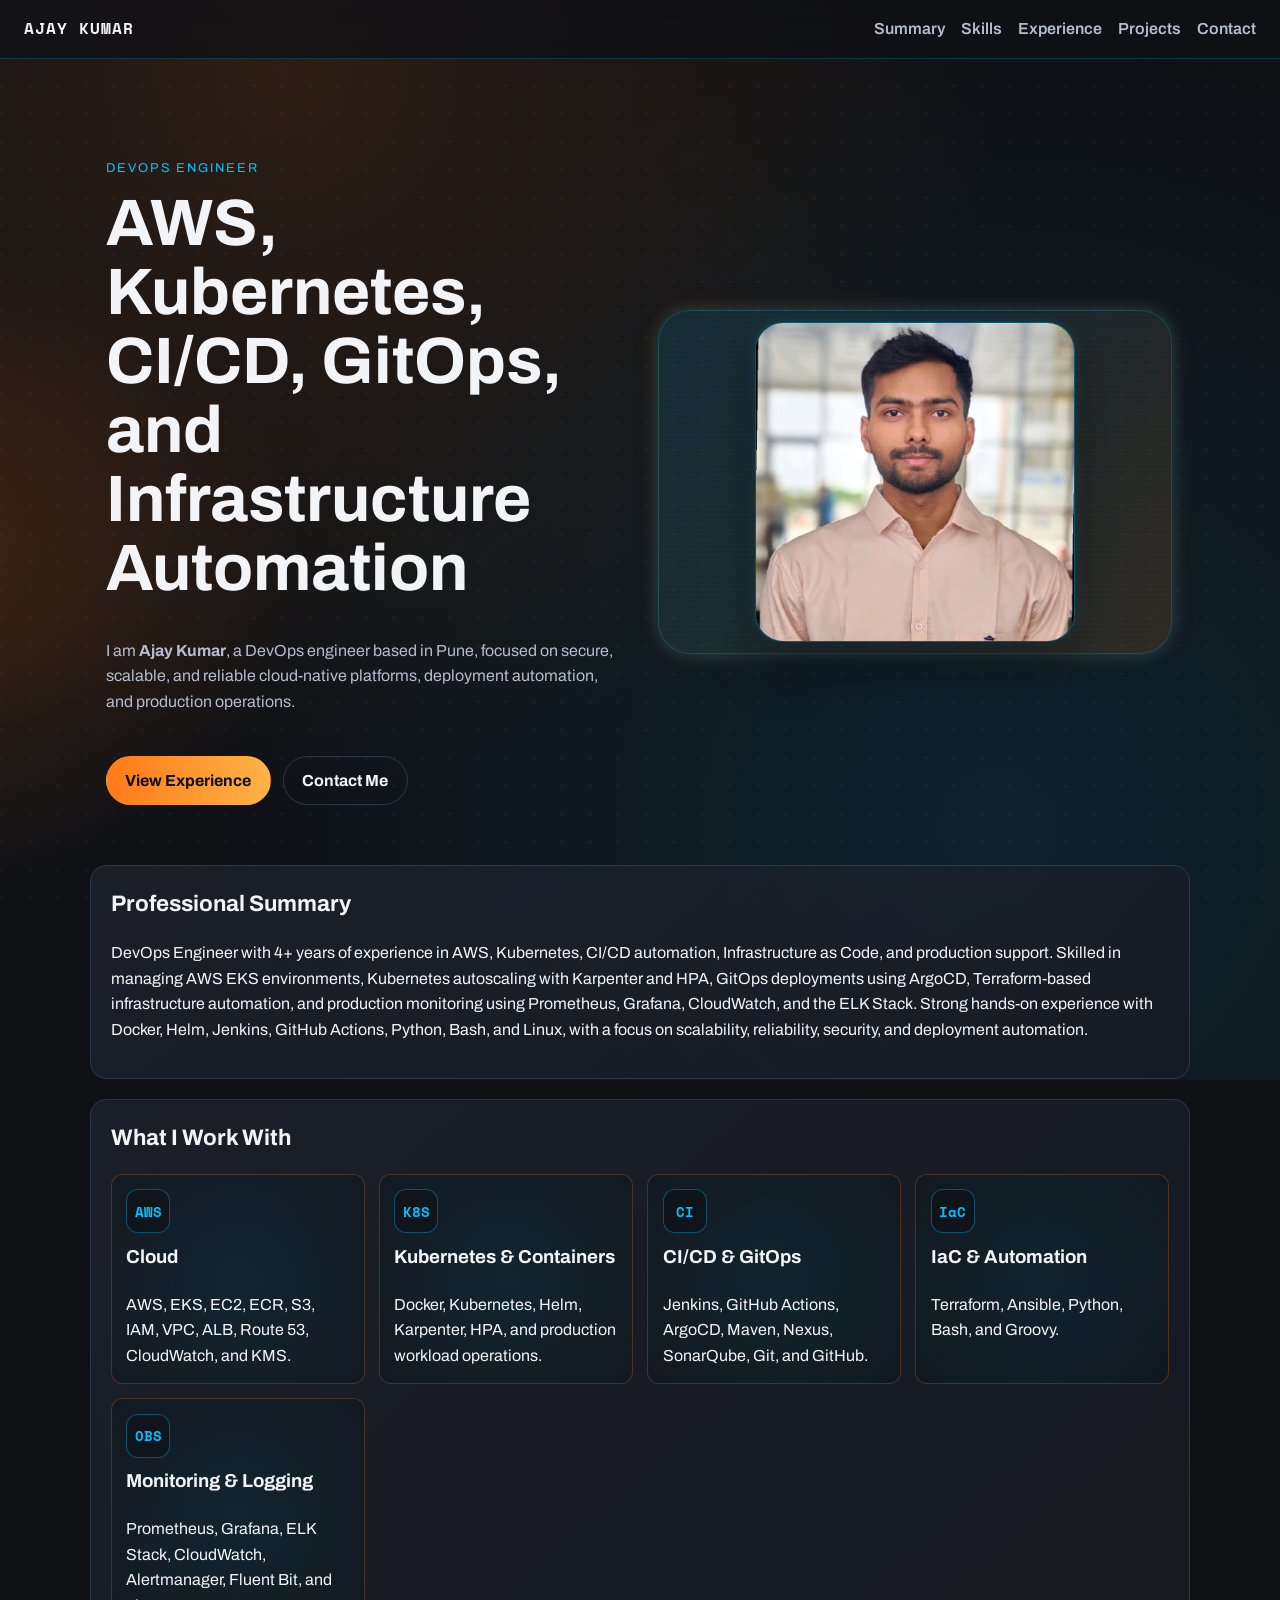
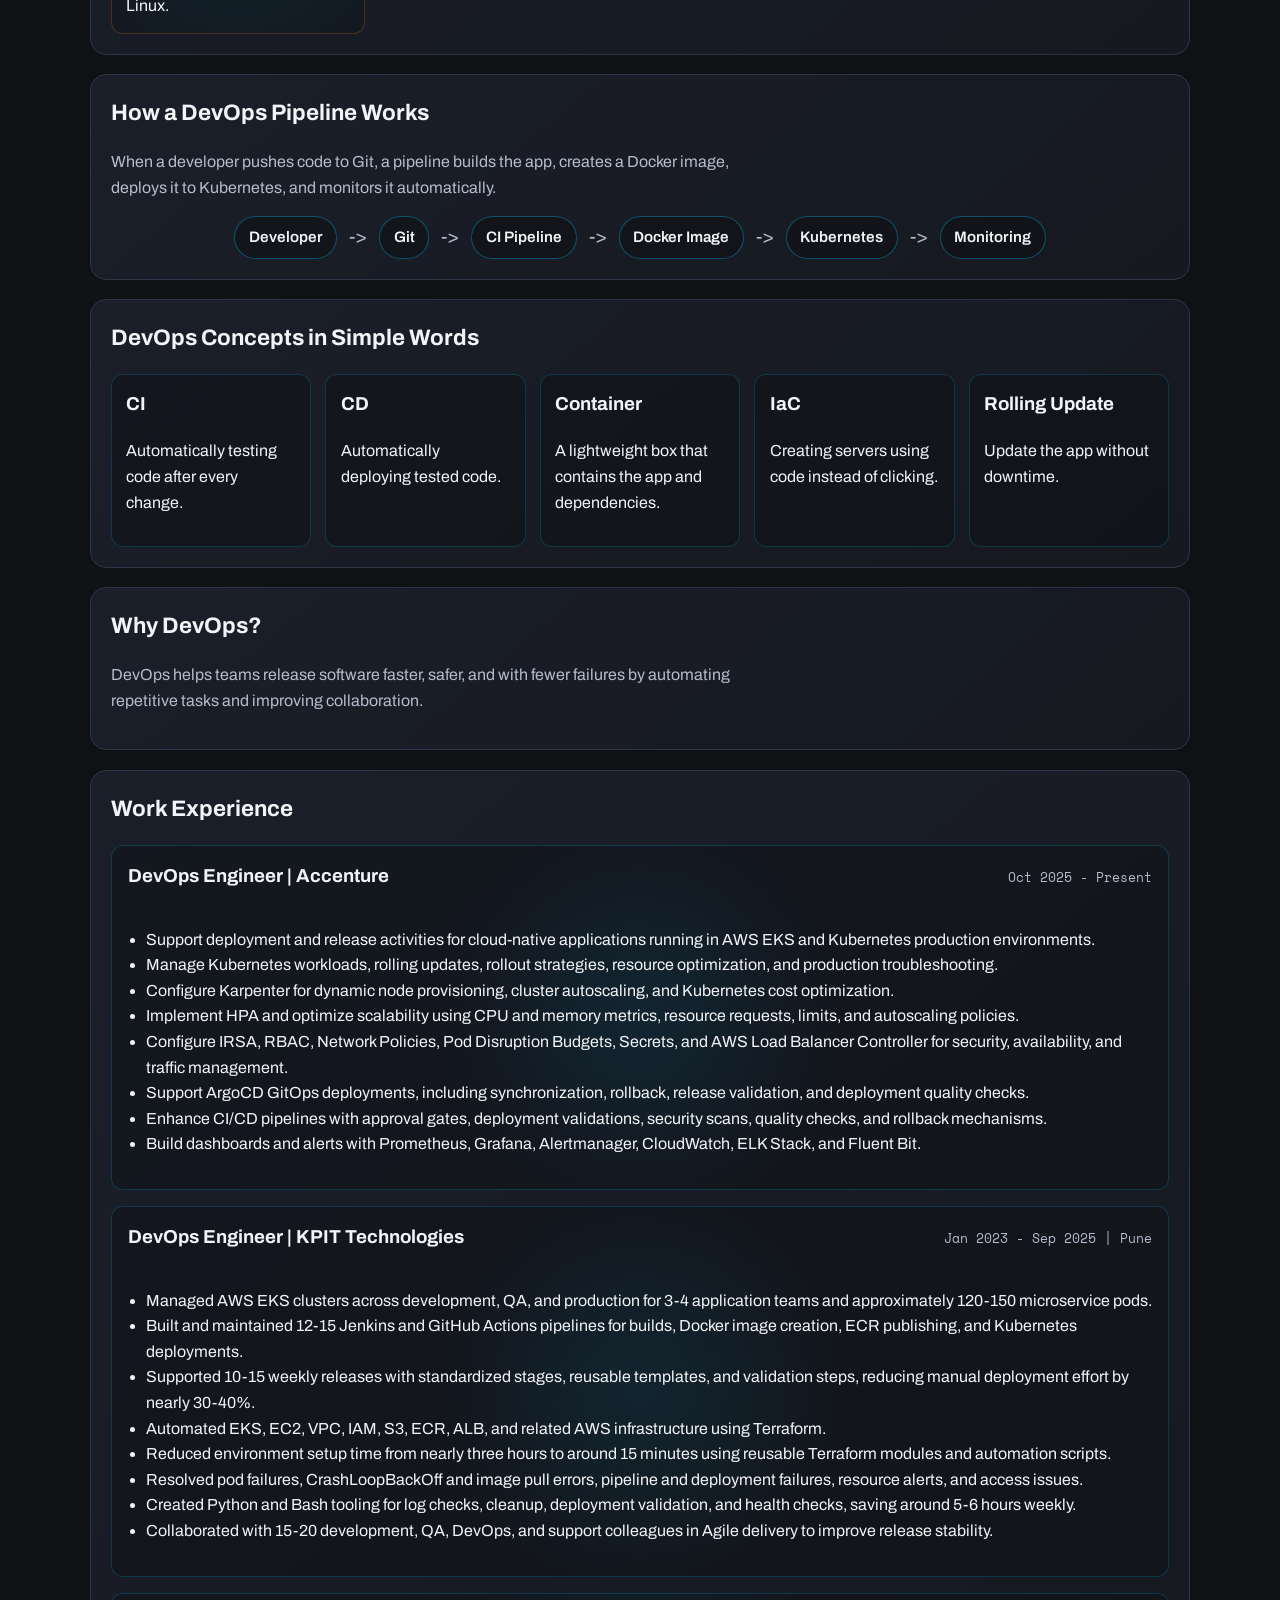
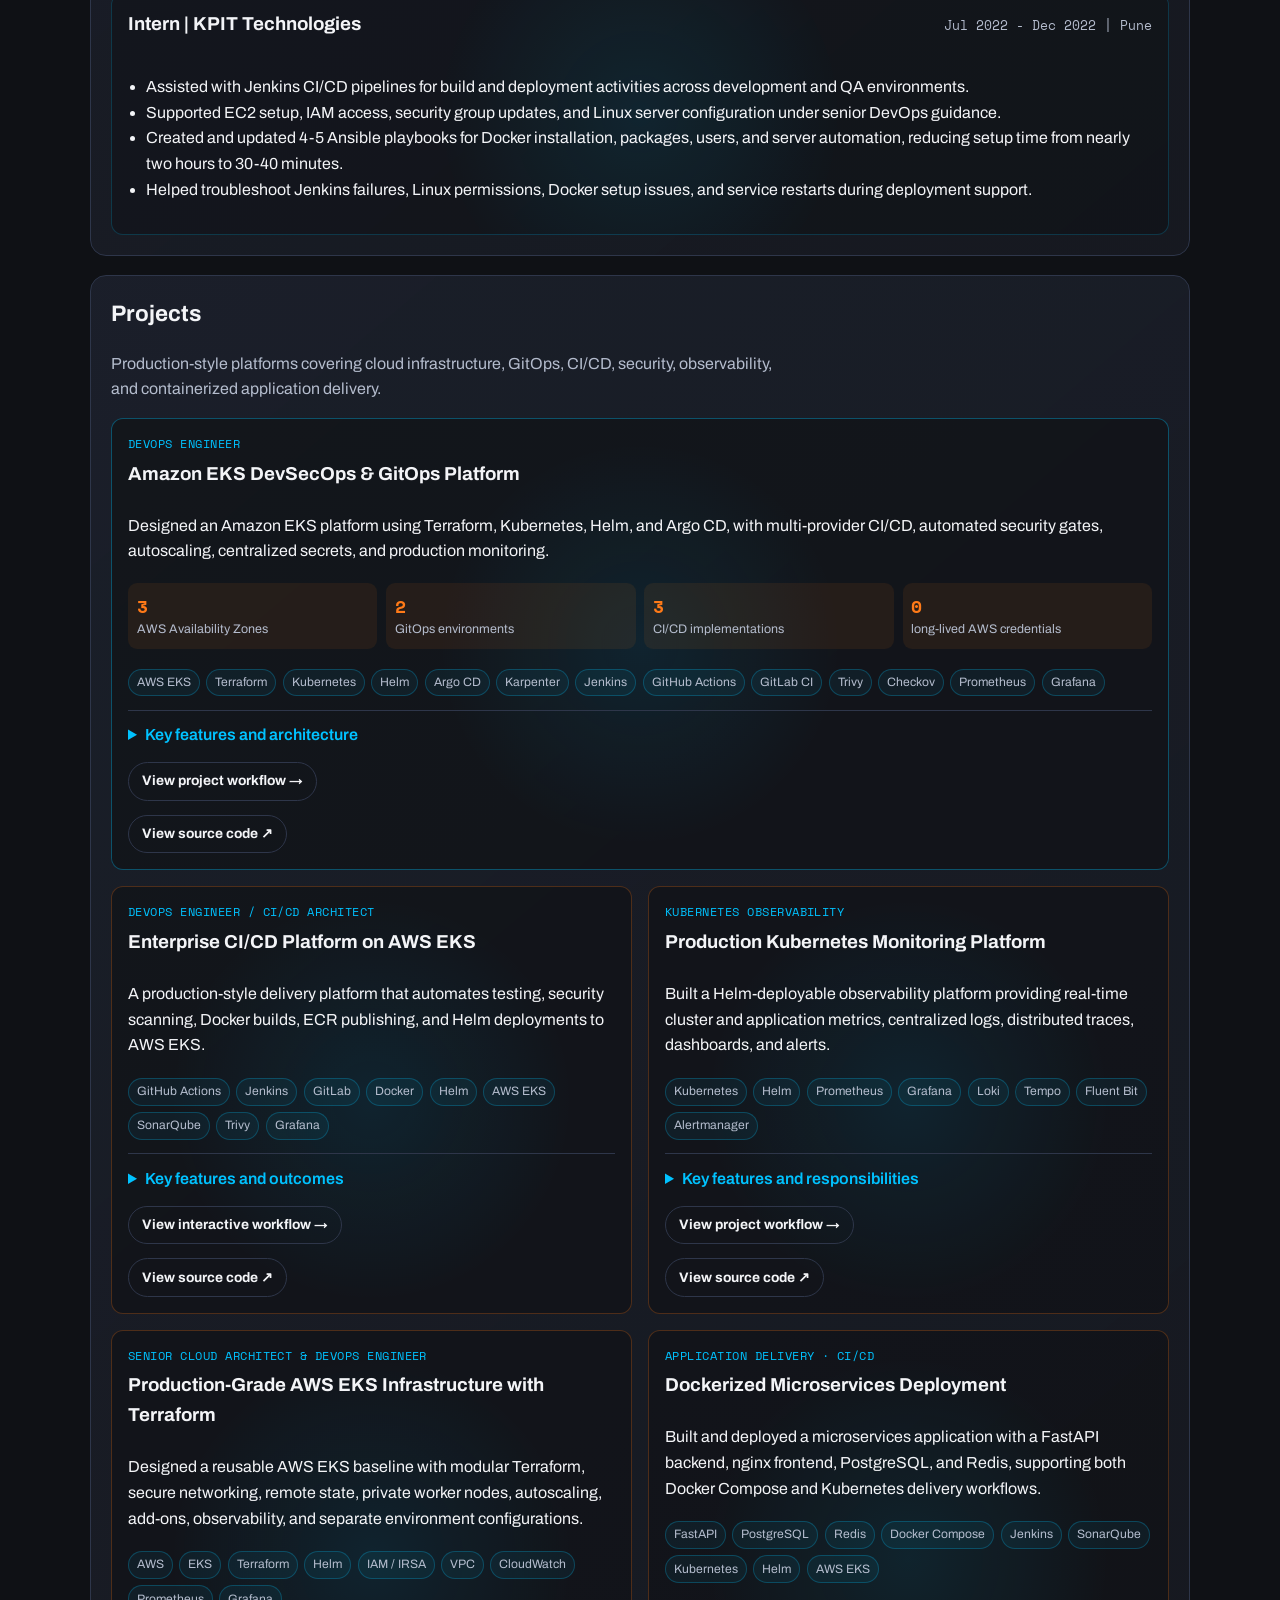
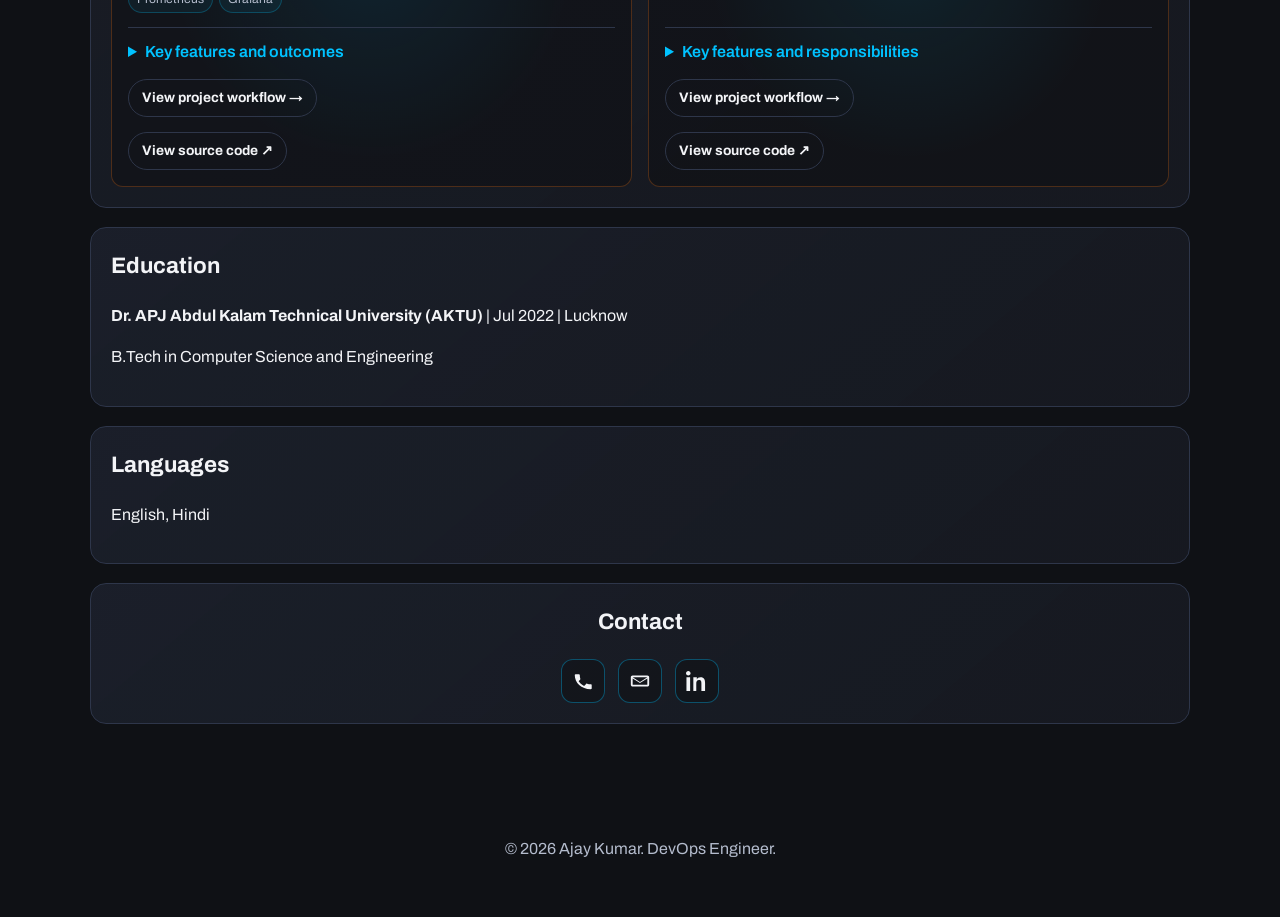
<file: index.html>
﻿<!doctype html>
<html lang="en">
<head>
  <meta charset="UTF-8" />
  <meta name="viewport" content="width=device-width, initial-scale=1.0" />
  <title>Ajay Kumar | DevOps Engineer</title>
  <meta name="description" content="Ajay Kumar - DevOps Engineer with 4+ years of experience in AWS, Kubernetes, CI/CD, GitOps, Infrastructure as Code, and production support." />
  <meta name="robots" content="index, follow" />
  <link rel="canonical" href="https://kaneki.art/" />
  <meta property="og:title" content="Ajay Kumar | DevOps Engineer" />
  <meta property="og:description" content="Professional summary, skills, experience, and cloud-native DevOps projects by Ajay Kumar." />
  <meta property="og:type" content="website" />
  <meta property="og:url" content="https://kaneki.art/" />
  <meta property="og:image" content="https://kaneki.art/assets/profile.jpg" />
  <meta name="twitter:card" content="summary_large_image" />
  <meta name="twitter:title" content="Ajay Kumar | DevOps Engineer" />
  <meta name="twitter:description" content="Professional summary, skills, experience, and cloud-native DevOps projects by Ajay Kumar." />
  <meta name="twitter:image" content="https://kaneki.art/assets/profile.jpg" />
  <meta name="theme-color" content="#0f1115" />
  <link rel="icon" href="assets/favicon.svg" type="image/svg+xml" />
  <link rel="preconnect" href="https://fonts.googleapis.com" />
  <link rel="preconnect" href="https://fonts.gstatic.com" crossorigin />
  <link href="https://fonts.googleapis.com/css2?family=Archivo:wght@400;600;800&family=Space+Mono:wght@400;700&display=swap" rel="stylesheet" />
  <link rel="stylesheet" href="styles.css" />
  <link rel="stylesheet" href="transitions.css?v=3" />
  <script type="application/ld+json">
    {
      "@context": "https://schema.org",
      "@type": "Person",
      "name": "Ajay Kumar",
      "jobTitle": "DevOps Engineer",
      "url": "https://kaneki.art/",
      "image": "https://kaneki.art/assets/profile.jpg",
      "email": "mailto:ajaykumar.er2001@gmail.com",
      "telephone": "+91-83183-88463",
      "address": {
        "@type": "PostalAddress",
        "addressLocality": "Pune",
        "addressCountry": "IN"
      },
      "sameAs": [
        "https://www.linkedin.com/in/ajay-kumar-aws-devops"
      ]
    }
  </script>
</head>
<body>
  <a class="skip-link" href="#summary">Skip to content</a>
  <div class="noise" aria-hidden="true"></div>

  <header class="site-header">
    <a class="brand" href="#home">Ajay Kumar</a>
    <nav aria-label="Primary">
      <a href="#summary">Summary</a>
      <a href="#skills">Skills</a>
      <a href="#experience">Experience</a>
      <a href="#projects">Projects</a>
      <a href="#contact">Contact</a>
    </nav>
  </header>

  <main id="home" role="main">
    <section class="hero reveal">
      <div class="hero-content">
        <p class="kicker">DevOps Engineer</p>
        <h1>AWS, Kubernetes, CI/CD, GitOps, and Infrastructure Automation</h1>
        <p class="intro">
          I am <strong>Ajay Kumar</strong>, a DevOps engineer based in Pune, focused on secure, scalable,
          and reliable cloud-native platforms, deployment automation, and production operations.
        </p>
        <div class="hero-actions">
          <a class="btn primary" href="#experience">View Experience</a>
          <a class="btn ghost" href="#contact">Contact Me</a>
        </div>
      </div>
      <div class="hero-photo">
        <img src="assets/profile.jpg" alt="Ajay Kumar profile photo" width="320" height="320" decoding="async" fetchpriority="high" />
      </div>
    </section>

    <section id="summary" class="panel reveal" aria-labelledby="summary-title">
      <h2 id="summary-title">Professional Summary</h2>
      <p>
        DevOps Engineer with 4+ years of experience in AWS, Kubernetes, CI/CD automation, Infrastructure as Code,
        and production support. Skilled in managing AWS EKS environments, Kubernetes autoscaling with Karpenter and
        HPA, GitOps deployments using ArgoCD, Terraform-based infrastructure automation, and production monitoring
        using Prometheus, Grafana, CloudWatch, and the ELK Stack. Strong hands-on experience with Docker, Helm,
        Jenkins, GitHub Actions, Python, Bash, and Linux, with a focus on scalability, reliability, security, and
        deployment automation.
      </p>
    </section>

    <section id="skills" class="panel reveal" aria-labelledby="skills-title">
      <h2 id="skills-title">What I Work With</h2>
      <div class="skills-grid">
        <article class="skill-card">
          <div class="skill-icon" aria-hidden="true">AWS</div>
          <h3>Cloud</h3>
          <p>AWS, EKS, EC2, ECR, S3, IAM, VPC, ALB, Route 53, CloudWatch, and KMS.</p>
        </article>
        <article class="skill-card">
          <div class="skill-icon" aria-hidden="true">K8S</div>
          <h3>Kubernetes &amp; Containers</h3>
          <p>Docker, Kubernetes, Helm, Karpenter, HPA, and production workload operations.</p>
        </article>
        <article class="skill-card">
          <div class="skill-icon" aria-hidden="true">CI</div>
          <h3>CI/CD &amp; GitOps</h3>
          <p>Jenkins, GitHub Actions, ArgoCD, Maven, Nexus, SonarQube, Git, and GitHub.</p>
        </article>
        <article class="skill-card">
          <div class="skill-icon" aria-hidden="true">IaC</div>
          <h3>IaC &amp; Automation</h3>
          <p>Terraform, Ansible, Python, Bash, and Groovy.</p>
        </article>
        <article class="skill-card">
          <div class="skill-icon" aria-hidden="true">OBS</div>
          <h3>Monitoring &amp; Logging</h3>
          <p>Prometheus, Grafana, ELK Stack, CloudWatch, Alertmanager, Fluent Bit, and Linux.</p>
        </article>
      </div>
    </section>

    <section class="panel reveal" aria-labelledby="pipeline-title">
      <h2 id="pipeline-title">How a DevOps Pipeline Works</h2>
      <p class="panel-lead">
        When a developer pushes code to Git, a pipeline builds the app, creates a Docker image,
        deploys it to Kubernetes, and monitors it automatically.
      </p>
      <div class="pipeline">
        <div class="pipeline-step">Developer</div>
        <div class="pipeline-arrow" aria-hidden="true">-&gt;</div>
        <div class="pipeline-step">Git</div>
        <div class="pipeline-arrow" aria-hidden="true">-&gt;</div>
        <div class="pipeline-step">CI Pipeline</div>
        <div class="pipeline-arrow" aria-hidden="true">-&gt;</div>
        <div class="pipeline-step">Docker Image</div>
        <div class="pipeline-arrow" aria-hidden="true">-&gt;</div>
        <div class="pipeline-step">Kubernetes</div>
        <div class="pipeline-arrow" aria-hidden="true">-&gt;</div>
        <div class="pipeline-step">Monitoring</div>
      </div>
    </section>

    <section class="panel reveal" aria-labelledby="concepts-title">
      <h2 id="concepts-title">DevOps Concepts in Simple Words</h2>
      <div class="concept-grid">
        <article class="concept-card">
          <h3>CI</h3>
          <p>Automatically testing code after every change.</p>
        </article>
        <article class="concept-card">
          <h3>CD</h3>
          <p>Automatically deploying tested code.</p>
        </article>
        <article class="concept-card">
          <h3>Container</h3>
          <p>A lightweight box that contains the app and dependencies.</p>
        </article>
        <article class="concept-card">
          <h3>IaC</h3>
          <p>Creating servers using code instead of clicking.</p>
        </article>
        <article class="concept-card">
          <h3>Rolling Update</h3>
          <p>Update the app without downtime.</p>
        </article>
      </div>
    </section>

    <section class="panel reveal" aria-labelledby="why-title">
      <h2 id="why-title">Why DevOps?</h2>
      <p class="panel-lead">
        DevOps helps teams release software faster, safer, and with fewer failures by automating
        repetitive tasks and improving collaboration.
      </p>
    </section>

    <section id="experience" class="panel reveal" aria-labelledby="experience-title">
      <h2 id="experience-title">Work Experience</h2>

      <article class="experience-item">
        <div class="experience-head">
          <h3>DevOps Engineer | Accenture</h3>
          <p>Oct 2025 - Present</p>
        </div>
        <ul>
          <li>Support deployment and release activities for cloud-native applications running in AWS EKS and Kubernetes production environments.</li>
          <li>Manage Kubernetes workloads, rolling updates, rollout strategies, resource optimization, and production troubleshooting.</li>
          <li>Configure Karpenter for dynamic node provisioning, cluster autoscaling, and Kubernetes cost optimization.</li>
          <li>Implement HPA and optimize scalability using CPU and memory metrics, resource requests, limits, and autoscaling policies.</li>
          <li>Configure IRSA, RBAC, Network Policies, Pod Disruption Budgets, Secrets, and AWS Load Balancer Controller for security, availability, and traffic management.</li>
          <li>Support ArgoCD GitOps deployments, including synchronization, rollback, release validation, and deployment quality checks.</li>
          <li>Enhance CI/CD pipelines with approval gates, deployment validations, security scans, quality checks, and rollback mechanisms.</li>
          <li>Build dashboards and alerts with Prometheus, Grafana, Alertmanager, CloudWatch, ELK Stack, and Fluent Bit.</li>
        </ul>
      </article>

      <article class="experience-item">
        <div class="experience-head">
          <h3>DevOps Engineer | KPIT Technologies</h3>
          <p>Jan 2023 - Sep 2025 | Pune</p>
        </div>
        <ul>
          <li>Managed AWS EKS clusters across development, QA, and production for 3-4 application teams and approximately 120-150 microservice pods.</li>
          <li>Built and maintained 12-15 Jenkins and GitHub Actions pipelines for builds, Docker image creation, ECR publishing, and Kubernetes deployments.</li>
          <li>Supported 10-15 weekly releases with standardized stages, reusable templates, and validation steps, reducing manual deployment effort by nearly 30-40%.</li>
          <li>Automated EKS, EC2, VPC, IAM, S3, ECR, ALB, and related AWS infrastructure using Terraform.</li>
          <li>Reduced environment setup time from nearly three hours to around 15 minutes using reusable Terraform modules and automation scripts.</li>
          <li>Resolved pod failures, CrashLoopBackOff and image pull errors, pipeline and deployment failures, resource alerts, and access issues.</li>
          <li>Created Python and Bash tooling for log checks, cleanup, deployment validation, and health checks, saving around 5-6 hours weekly.</li>
          <li>Collaborated with 15-20 development, QA, DevOps, and support colleagues in Agile delivery to improve release stability.</li>
        </ul>
      </article>

      <article class="experience-item">
        <div class="experience-head">
          <h3>Intern | KPIT Technologies</h3>
          <p>Jul 2022 - Dec 2022 | Pune</p>
        </div>
        <ul>
          <li>Assisted with Jenkins CI/CD pipelines for build and deployment activities across development and QA environments.</li>
          <li>Supported EC2 setup, IAM access, security group updates, and Linux server configuration under senior DevOps guidance.</li>
          <li>Created and updated 4-5 Ansible playbooks for Docker installation, packages, users, and server automation, reducing setup time from nearly two hours to 30-40 minutes.</li>
          <li>Helped troubleshoot Jenkins failures, Linux permissions, Docker setup issues, and service restarts during deployment support.</li>
        </ul>
      </article>
    </section>

    <section id="projects" class="panel reveal" aria-labelledby="projects-title">
      <h2 id="projects-title">Projects</h2>
      <p class="panel-lead">Production-style platforms covering cloud infrastructure, GitOps, CI/CD, security, observability, and containerized application delivery.</p>

      <div class="projects-grid">
        <article class="project-card project-card-featured">
          <div class="project-heading">
            <div>
              <p class="project-type">DevOps Engineer</p>
              <h3>Amazon EKS DevSecOps &amp; GitOps Platform</h3>
            </div>
          </div>
          <p>Designed an Amazon EKS platform using Terraform, Kubernetes, Helm, and Argo CD, with multi-provider CI/CD, automated security gates, autoscaling, centralized secrets, and production monitoring.</p>
          <ul class="project-stats" aria-label="Project highlights">
            <li><strong>3</strong> AWS Availability Zones</li>
            <li><strong>2</strong> GitOps environments</li>
            <li><strong>3</strong> CI/CD implementations</li>
            <li><strong>0</strong> long-lived AWS credentials</li>
          </ul>
          <div class="tech-list" aria-label="Technologies used">
            <span>AWS EKS</span><span>Terraform</span><span>Kubernetes</span><span>Helm</span><span>Argo CD</span><span>Karpenter</span><span>Jenkins</span><span>GitHub Actions</span><span>GitLab CI</span><span>Trivy</span><span>Checkov</span><span>Prometheus</span><span>Grafana</span>
          </div>
          <details class="project-details">
            <summary>Key features and architecture</summary>
            <ul>
              <li>Provisioned a three-Availability-Zone VPC and EKS cluster with private workers, managed node groups, IAM, IRSA, EKS Pod Identity, and KMS encryption.</li>
              <li>Configured Karpenter and HPA for node and workload scaling, plus Helm resources with health probes, limits, rolling updates, a Pod Disruption Budget, and NetworkPolicy.</li>
              <li>Implemented separate development and production GitOps configurations through Argo CD.</li>
              <li>Built Jenkins, GitHub Actions, and GitLab CI pipelines for tests, Terraform and Helm validation, security scanning, image builds, and ECR publishing.</li>
              <li>Integrated Trivy, Checkov, Snyk, SonarQube, OWASP Dependency-Check, OPA Gatekeeper, and Sentinel security controls.</li>
              <li>Used OIDC-based AWS authentication and centralized secrets through External Secrets, AWS Secrets Manager, and a Vault example.</li>
              <li>Added Prometheus, Grafana, and Alertmanager monitoring plus an operational verification, troubleshooting, and rollback runbook.</li>
            </ul>
          </details>
          <a class="btn project-link" href="eks-devsecops-workflow/index.html">View project workflow <span aria-hidden="true">→</span></a>
          <a class="btn project-link" href="https://github.com/AjayKumar9375/eks-devsecops-gitops-platform" target="_blank" rel="noreferrer noopener">View source code <span aria-hidden="true">↗</span></a>
        </article>

        <article class="project-card">
          <div class="project-heading">
            <div>
              <p class="project-type">DevOps Engineer / CI/CD Architect</p>
              <h3>Enterprise CI/CD Platform on AWS EKS</h3>
            </div>
          </div>
          <p>A production-style delivery platform that automates testing, security scanning, Docker builds, ECR publishing, and Helm deployments to AWS EKS.</p>
          <div class="tech-list" aria-label="Technologies used">
            <span>GitHub Actions</span><span>Jenkins</span><span>GitLab</span><span>Docker</span><span>Helm</span><span>AWS EKS</span><span>SonarQube</span><span>Trivy</span><span>Grafana</span>
          </div>
          <details class="project-details">
            <summary>Key features and outcomes</summary>
            <ul>
              <li>Runs unit and integration tests, SonarQube quality gates, Trivy scans, and OWASP Dependency-Check before publishing images.</li>
              <li>Supports rolling, blue/green, and canary deployments, production approvals, and automatic rollback through Helm atomic upgrades.</li>
              <li>Adds Slack and email notifications, Prometheus alert rules, Grafana dashboards, and reusable pipeline templates.</li>
              <li>Reduced manual release steps and improved deployment safety, security coverage, rollback readiness, and monitoring visibility.</li>
            </ul>
          </details>
          <a class="btn project-link" href="enterprise-cicd-workflow/index.html">View interactive workflow <span aria-hidden="true">→</span></a>
          <a class="btn project-link" href="https://github.com/AjayKumar9375/enterprise-cicd-platform-aws-eks" target="_blank" rel="noreferrer noopener">View source code <span aria-hidden="true">↗</span></a>
        </article>

        <article class="project-card">
          <div class="project-heading">
            <div>
              <p class="project-type">Kubernetes Observability</p>
              <h3>Production Kubernetes Monitoring Platform</h3>
            </div>
          </div>
          <p>Built a Helm-deployable observability platform providing real-time cluster and application metrics, centralized logs, distributed traces, dashboards, and alerts.</p>
          <div class="tech-list" aria-label="Technologies used">
            <span>Kubernetes</span><span>Helm</span><span>Prometheus</span><span>Grafana</span><span>Loki</span><span>Tempo</span><span>Fluent Bit</span><span>Alertmanager</span>
          </div>
          <details class="project-details">
            <summary>Key features and responsibilities</summary>
            <ul>
              <li>Designed the architecture and Helm umbrella chart with production values and persistent storage for the observability components.</li>
              <li>Built Grafana dashboards for cluster, node, workload, log, and trace visibility.</li>
              <li>Configured Prometheus rules and Slack/email Alertmanager routing for resource, workload, network, logging, and tracing failures.</li>
              <li>Documented installation, customization, validation, upgrades, rollback, and troubleshooting, and validated the chart with Helm lint and template rendering.</li>
            </ul>
          </details>
          <a class="btn project-link" href="kubernetes-monitoring-workflow/index.html">View project workflow <span aria-hidden="true">→</span></a>
          <a class="btn project-link" href="https://github.com/AjayKumar9375/production-kubernetes-monitoring" target="_blank" rel="noreferrer noopener">View source code <span aria-hidden="true">↗</span></a>
        </article>

        <article class="project-card">
          <div class="project-heading">
            <div>
              <p class="project-type">Senior Cloud Architect &amp; DevOps Engineer</p>
              <h3>Production-Grade AWS EKS Infrastructure with Terraform</h3>
            </div>
          </div>
          <p>Designed a reusable AWS EKS baseline with modular Terraform, secure networking, remote state, private worker nodes, autoscaling, add-ons, observability, and separate environment configurations.</p>
          <div class="tech-list" aria-label="Technologies used">
            <span>AWS</span><span>EKS</span><span>Terraform</span><span>Helm</span><span>IAM / IRSA</span><span>VPC</span><span>CloudWatch</span><span>Prometheus</span><span>Grafana</span>
          </div>
          <details class="project-details">
            <summary>Key features and outcomes</summary>
            <ul>
              <li>Created reusable modules, S3 remote state with DynamoDB locking, and a three-AZ VPC with public and private subnets.</li>
              <li>Configured private managed node groups, autoscaling, least-privilege IRSA, EBS CSI, AWS Load Balancer Controller, and ExternalDNS.</li>
              <li>Integrated Secrets Manager, CloudWatch, Fluent Bit, Prometheus, and Grafana.</li>
              <li>Delivered separate development, staging, and production configurations with security, cost, architecture, and deployment guidance.</li>
            </ul>
          </details>
          <a class="btn project-link" href="aws-eks-infrastructure-workflow/index.html">View project workflow <span aria-hidden="true">→</span></a>
          <a class="btn project-link" href="https://github.com/AjayKumar9375/aws-eks-infrastructure" target="_blank" rel="noreferrer noopener">View source code <span aria-hidden="true">↗</span></a>
        </article>

        <article class="project-card">
          <div class="project-heading">
            <div>
              <p class="project-type">Application Delivery · CI/CD</p>
              <h3>Dockerized Microservices Deployment</h3>
            </div>
          </div>
          <p>Built and deployed a microservices application with a FastAPI backend, nginx frontend, PostgreSQL, and Redis, supporting both Docker Compose and Kubernetes delivery workflows.</p>
          <div class="tech-list" aria-label="Technologies used">
            <span>FastAPI</span><span>PostgreSQL</span><span>Redis</span><span>Docker Compose</span><span>Jenkins</span><span>SonarQube</span><span>Kubernetes</span><span>Helm</span><span>AWS EKS</span>
          </div>
          <details class="project-details">
            <summary>Key features and responsibilities</summary>
            <ul>
              <li>Containerized the frontend and backend and configured local orchestration with PostgreSQL and Redis through Docker Compose.</li>
              <li>Created Kubernetes Deployments, Services, ConfigMaps, Secrets, Ingress resources, and a repeatable Helm chart.</li>
              <li>Built a Jenkins pipeline for validation, tests, SonarQube analysis, image publishing, Kubernetes deployment, and verification evidence.</li>
              <li>Documented practical deployment and troubleshooting workflows for Docker Hub, AWS ECR, Kubernetes, and AWS EKS.</li>
            </ul>
          </details>
          <a class="btn project-link" href="dockerized-microservices-workflow/index.html">View project workflow <span aria-hidden="true">→</span></a>
          <a class="btn project-link" href="https://github.com/AjayKumar9375/dockerized-microservices" target="_blank" rel="noreferrer noopener">View source code <span aria-hidden="true">↗</span></a>
        </article>
      </div>
    </section>

    <section class="panel reveal" aria-labelledby="education-title">
      <h2 id="education-title">Education</h2>
      <p><strong>Dr. APJ Abdul Kalam Technical University (AKTU)</strong> | Jul 2022 | Lucknow</p>
      <p>B.Tech in Computer Science and Engineering</p>
    </section>

    <section class="panel reveal" aria-labelledby="languages-title">
      <h2 id="languages-title">Languages</h2>
      <p>English, Hindi</p>
    </section>

    <section id="contact" class="panel reveal" aria-labelledby="contact-title">
      <h2 id="contact-title">Contact</h2>
      <div class="contact-links">
        <a class="icon-link" href="tel:+918318388463" aria-label="Call Ajay Kumar">
          <svg viewBox="0 0 24 24" aria-hidden="true" focusable="false">
            <path d="M6.6 10.8c1.6 3.1 3.5 4.9 6.6 6.6l2.2-2.2c.3-.3.7-.4 1.1-.3 1.2.4 2.6.6 4 .6.6 0 1 .5 1 1v3.5c0 .6-.5 1-1 1C10.1 21 3 13.9 3 5.5c0-.6.4-1 1-1H7.5c.6 0 1 .4 1 1 0 1.4.2 2.8.6 4 .1.4 0 .8-.3 1.1l-2.2 2.2z"/>
          </svg>
          <span class="sr-only">Phone</span>
        </a>
        <a class="icon-link" href="mailto:ajaykumar.er2001@gmail.com" aria-label="Email Ajay Kumar">
          <svg viewBox="0 0 24 24" aria-hidden="true" focusable="false">
            <path d="M4 6h16c1.1 0 2 .9 2 2v8c0 1.1-.9 2-2 2H4c-1.1 0-2-.9-2-2V8c0-1.1.9-2 2-2zm0 2 8 5 8-5H4zm0 8h16V9.2l-8 5-8-5V16z"/>
          </svg>
          <span class="sr-only">Email</span>
        </a>
        <a class="icon-link" href="https://www.linkedin.com/in/ajay-kumar-aws-devops" target="_blank" rel="noreferrer noopener" aria-label="Visit Ajay Kumar LinkedIn profile">
          <svg viewBox="0 0 24 24" aria-hidden="true" focusable="false">
            <path d="M4.98 3.5c0 1.38-1.11 2.5-2.48 2.5S0 4.88 0 3.5 1.11 1 2.5 1s2.48 1.12 2.48 2.5zM.5 8h4V23h-4V8zM8 8h3.8v2.1h.1c.5-1 1.9-2.1 3.9-2.1 4.2 0 5 2.7 5 6.2V23h-4v-7.8c0-1.9 0-4.2-2.6-4.2-2.6 0-3 2-3 4.1V23H8V8z"/>
          </svg>
          <span class="sr-only">LinkedIn</span>
        </a>
      </div>
    </section>
  </main>

  <footer>
    <p>&copy; <span id="year"></span> Ajay Kumar. DevOps Engineer.</p>
  </footer>

  <script src="script.js"></script>
  <script src="transitions.js?v=3"></script>
</body>
</html>
</file>
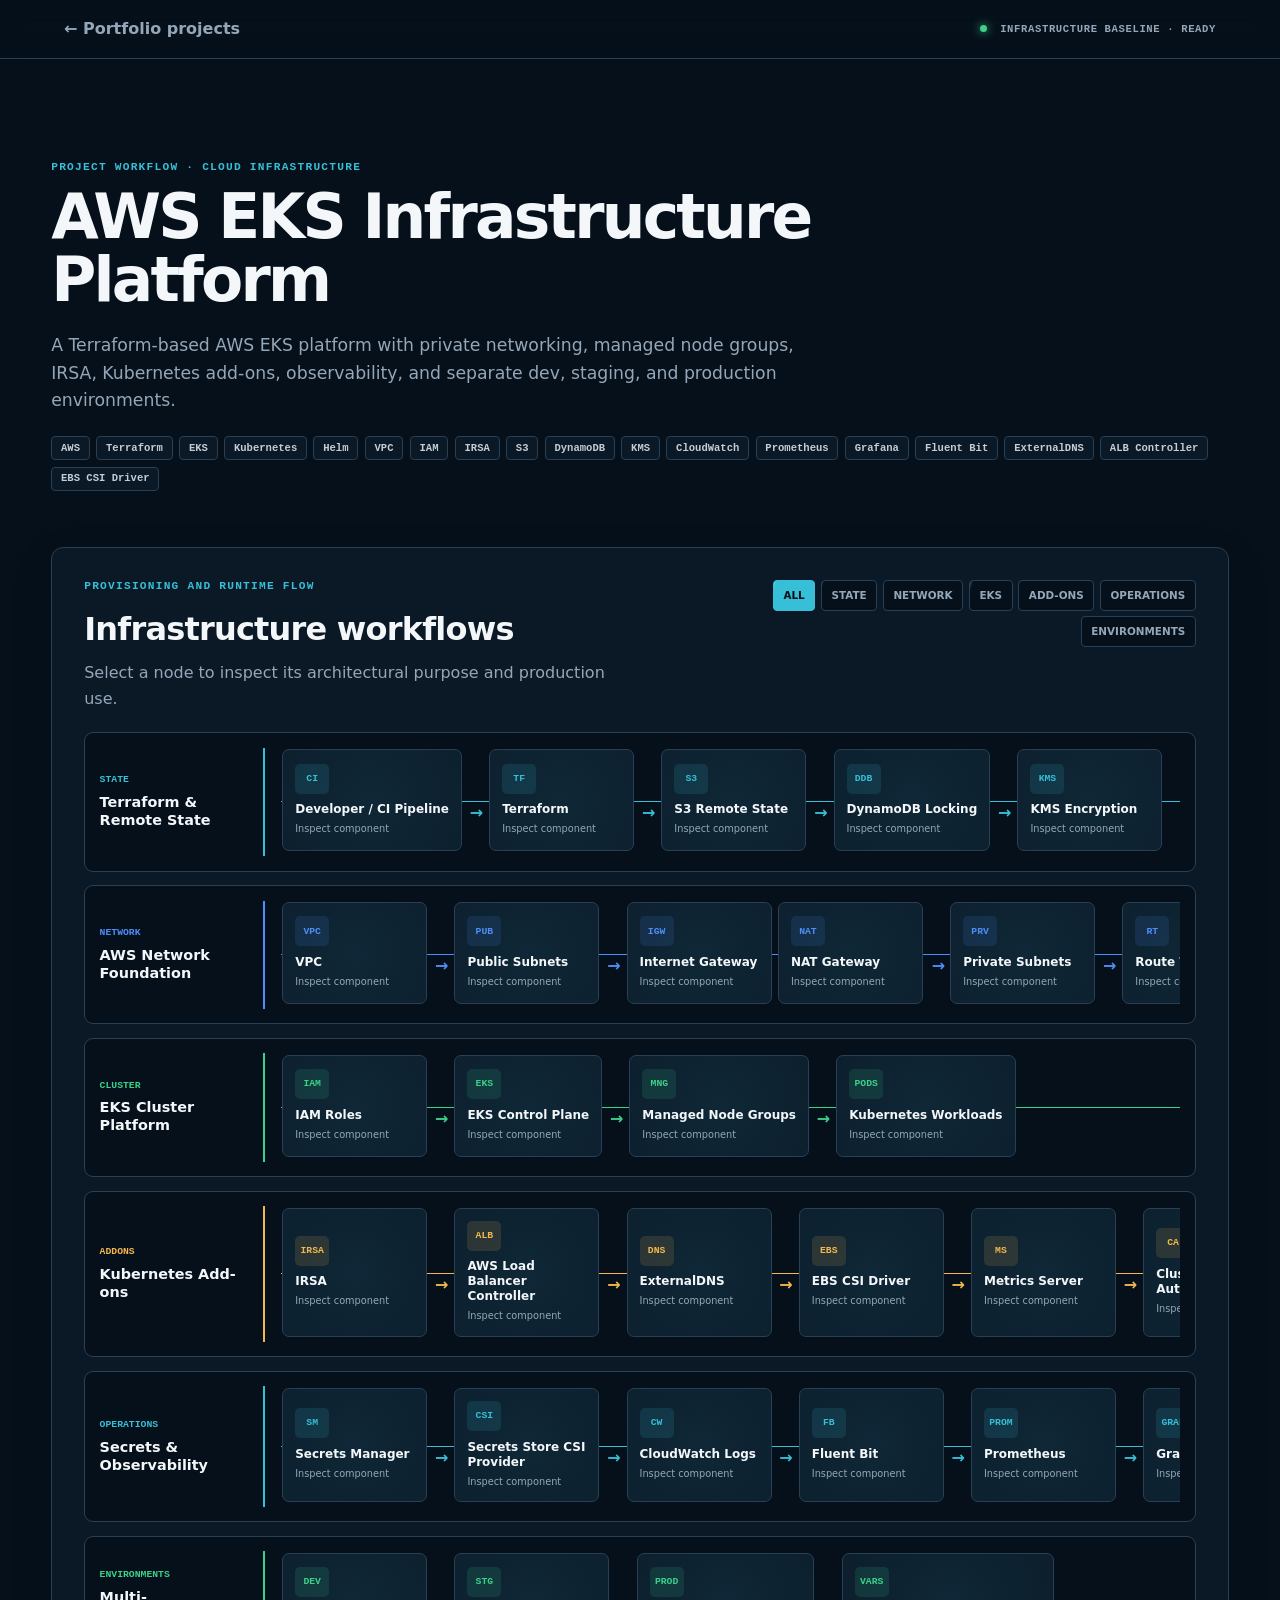
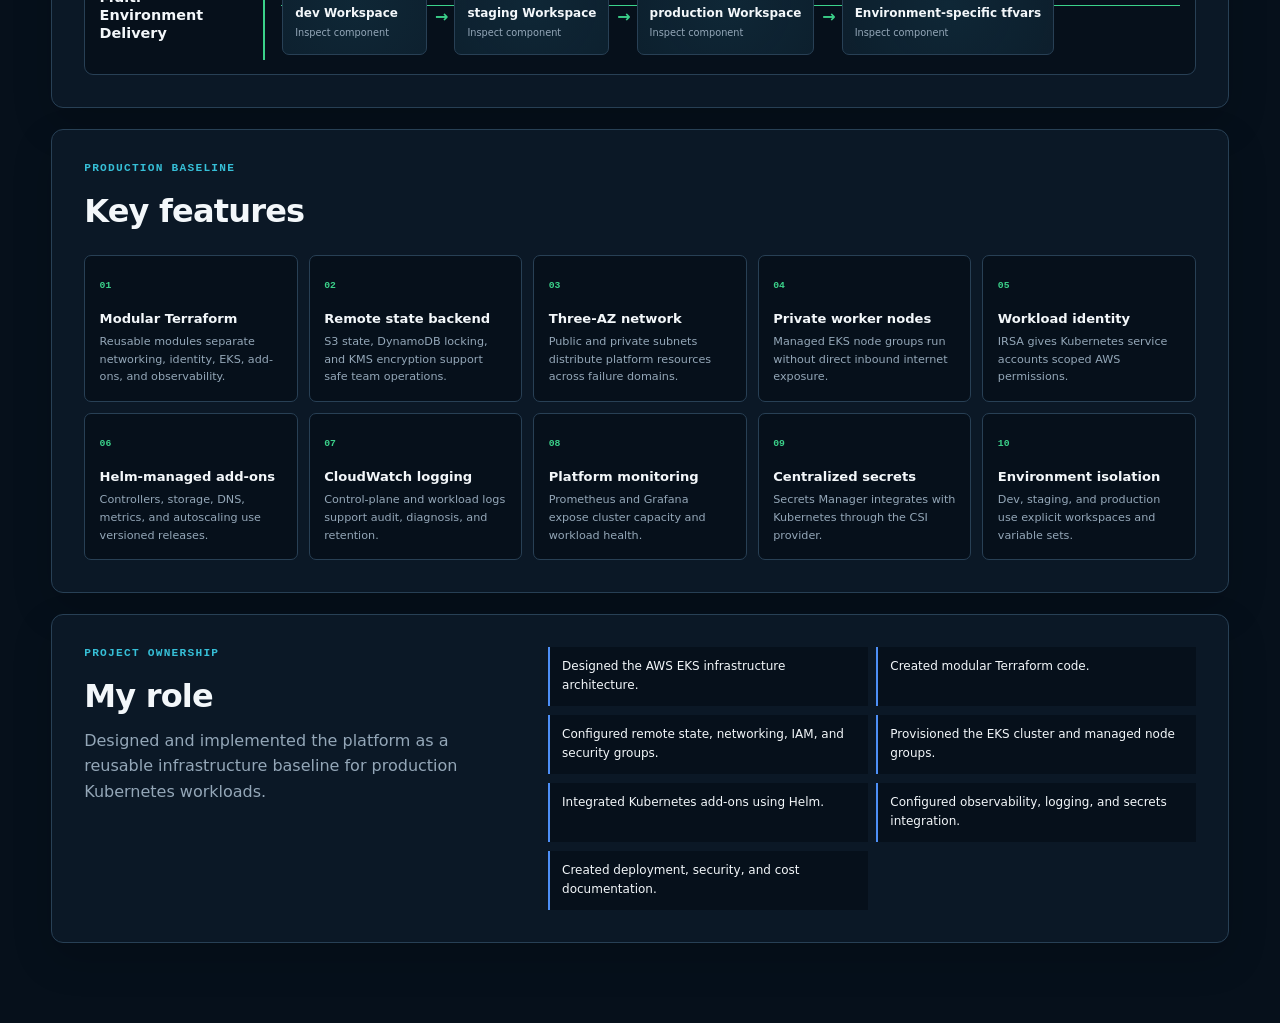
<file: aws-eks-infrastructure-workflow/index.html>
<!doctype html>
<html lang="en">
<head>
  <meta charset="UTF-8" />
  <meta name="viewport" content="width=device-width, initial-scale=1.0" />
  <meta name="description" content="Interactive workflow for a Terraform-based AWS EKS infrastructure platform." />
  <meta name="theme-color" content="#07111d" />
  <title>AWS EKS Infrastructure Platform</title>
  <link rel="stylesheet" href="style.css" />
  <link rel="stylesheet" href="../transitions.css?v=3" />
</head>
<body>
  <a class="skip-link" href="#workflows">Skip to infrastructure workflows</a>

  <header class="site-header">
    <a href="../index.html#projects">← Portfolio projects</a>
    <span><i></i> Infrastructure baseline · ready</span>
  </header>

  <main>
    <header class="hero">
      <p class="eyebrow">Project workflow · Cloud infrastructure</p>
      <h1>AWS EKS Infrastructure Platform</h1>
      <p>A Terraform-based AWS EKS platform with private networking, managed node groups, IRSA, Kubernetes add-ons, observability, and separate dev, staging, and production environments.</p>
      <div class="tech-stack" aria-label="Technology stack">
        <span>AWS</span><span>Terraform</span><span>EKS</span><span>Kubernetes</span><span>Helm</span><span>VPC</span><span>IAM</span><span>IRSA</span><span>S3</span><span>DynamoDB</span><span>KMS</span><span>CloudWatch</span><span>Prometheus</span><span>Grafana</span><span>Fluent Bit</span><span>ExternalDNS</span><span>ALB Controller</span><span>EBS CSI Driver</span>
      </div>
    </header>

    <section class="workflow-section" id="workflows" aria-labelledby="workflow-title">
      <div class="section-head">
        <div>
          <p class="eyebrow">Provisioning and runtime flow</p>
          <h2 id="workflow-title">Infrastructure workflows</h2>
          <p>Select a node to inspect its architectural purpose and production use.</p>
        </div>
        <div class="lane-filters" role="group" aria-label="Filter infrastructure workflow lanes">
          <button class="active" type="button" data-filter="all" aria-pressed="true">All</button>
          <button type="button" data-filter="state" aria-pressed="false">State</button>
          <button type="button" data-filter="network" aria-pressed="false">Network</button>
          <button type="button" data-filter="cluster" aria-pressed="false">EKS</button>
          <button type="button" data-filter="addons" aria-pressed="false">Add-ons</button>
          <button type="button" data-filter="operations" aria-pressed="false">Operations</button>
          <button type="button" data-filter="environments" aria-pressed="false">Environments</button>
        </div>
      </div>
      <div class="workflow-lanes" id="workflowLanes"></div>
    </section>

    <section class="features" aria-labelledby="features-title">
      <div class="section-head compact"><div><p class="eyebrow">Production baseline</p><h2 id="features-title">Key features</h2></div></div>
      <div class="feature-grid">
        <article><span>01</span><h3>Modular Terraform</h3><p>Reusable modules separate networking, identity, EKS, add-ons, and observability.</p></article>
        <article><span>02</span><h3>Remote state backend</h3><p>S3 state, DynamoDB locking, and KMS encryption support safe team operations.</p></article>
        <article><span>03</span><h3>Three-AZ network</h3><p>Public and private subnets distribute platform resources across failure domains.</p></article>
        <article><span>04</span><h3>Private worker nodes</h3><p>Managed EKS node groups run without direct inbound internet exposure.</p></article>
        <article><span>05</span><h3>Workload identity</h3><p>IRSA gives Kubernetes service accounts scoped AWS permissions.</p></article>
        <article><span>06</span><h3>Helm-managed add-ons</h3><p>Controllers, storage, DNS, metrics, and autoscaling use versioned releases.</p></article>
        <article><span>07</span><h3>CloudWatch logging</h3><p>Control-plane and workload logs support audit, diagnosis, and retention.</p></article>
        <article><span>08</span><h3>Platform monitoring</h3><p>Prometheus and Grafana expose cluster capacity and workload health.</p></article>
        <article><span>09</span><h3>Centralized secrets</h3><p>Secrets Manager integrates with Kubernetes through the CSI provider.</p></article>
        <article><span>10</span><h3>Environment isolation</h3><p>Dev, staging, and production use explicit workspaces and variable sets.</p></article>
      </div>
    </section>

    <section class="role" aria-labelledby="role-title">
      <div><p class="eyebrow">Project ownership</p><h2 id="role-title">My role</h2><p>Designed and implemented the platform as a reusable infrastructure baseline for production Kubernetes workloads.</p></div>
      <ul>
        <li>Designed the AWS EKS infrastructure architecture.</li>
        <li>Created modular Terraform code.</li>
        <li>Configured remote state, networking, IAM, and security groups.</li>
        <li>Provisioned the EKS cluster and managed node groups.</li>
        <li>Integrated Kubernetes add-ons using Helm.</li>
        <li>Configured observability, logging, and secrets integration.</li>
        <li>Created deployment, security, and cost documentation.</li>
      </ul>
    </section>
  </main>

  <aside class="detail-panel" id="detailPanel" role="dialog" aria-modal="true" aria-labelledby="detailTitle" aria-hidden="true">
    <div class="detail-head"><span id="detailLane">NETWORK FOUNDATION</span><button id="closePanel" type="button" aria-label="Close component details">×</button></div>
    <span class="detail-icon" id="detailIcon" aria-hidden="true">VPC</span>
    <h2 id="detailTitle"></h2>
    <p id="detailPurpose"></p>
    <dl>
      <div><dt>Why it is used</dt><dd id="detailReason"></dd></div>
      <div><dt>Production example</dt><dd id="detailExample"></dd></div>
    </dl>
  </aside>
  <div class="backdrop" id="backdrop" hidden></div>

  <script src="script.js?v=3"></script>
  <script src="../transitions.js?v=3"></script>
</body>
</html>
</file>
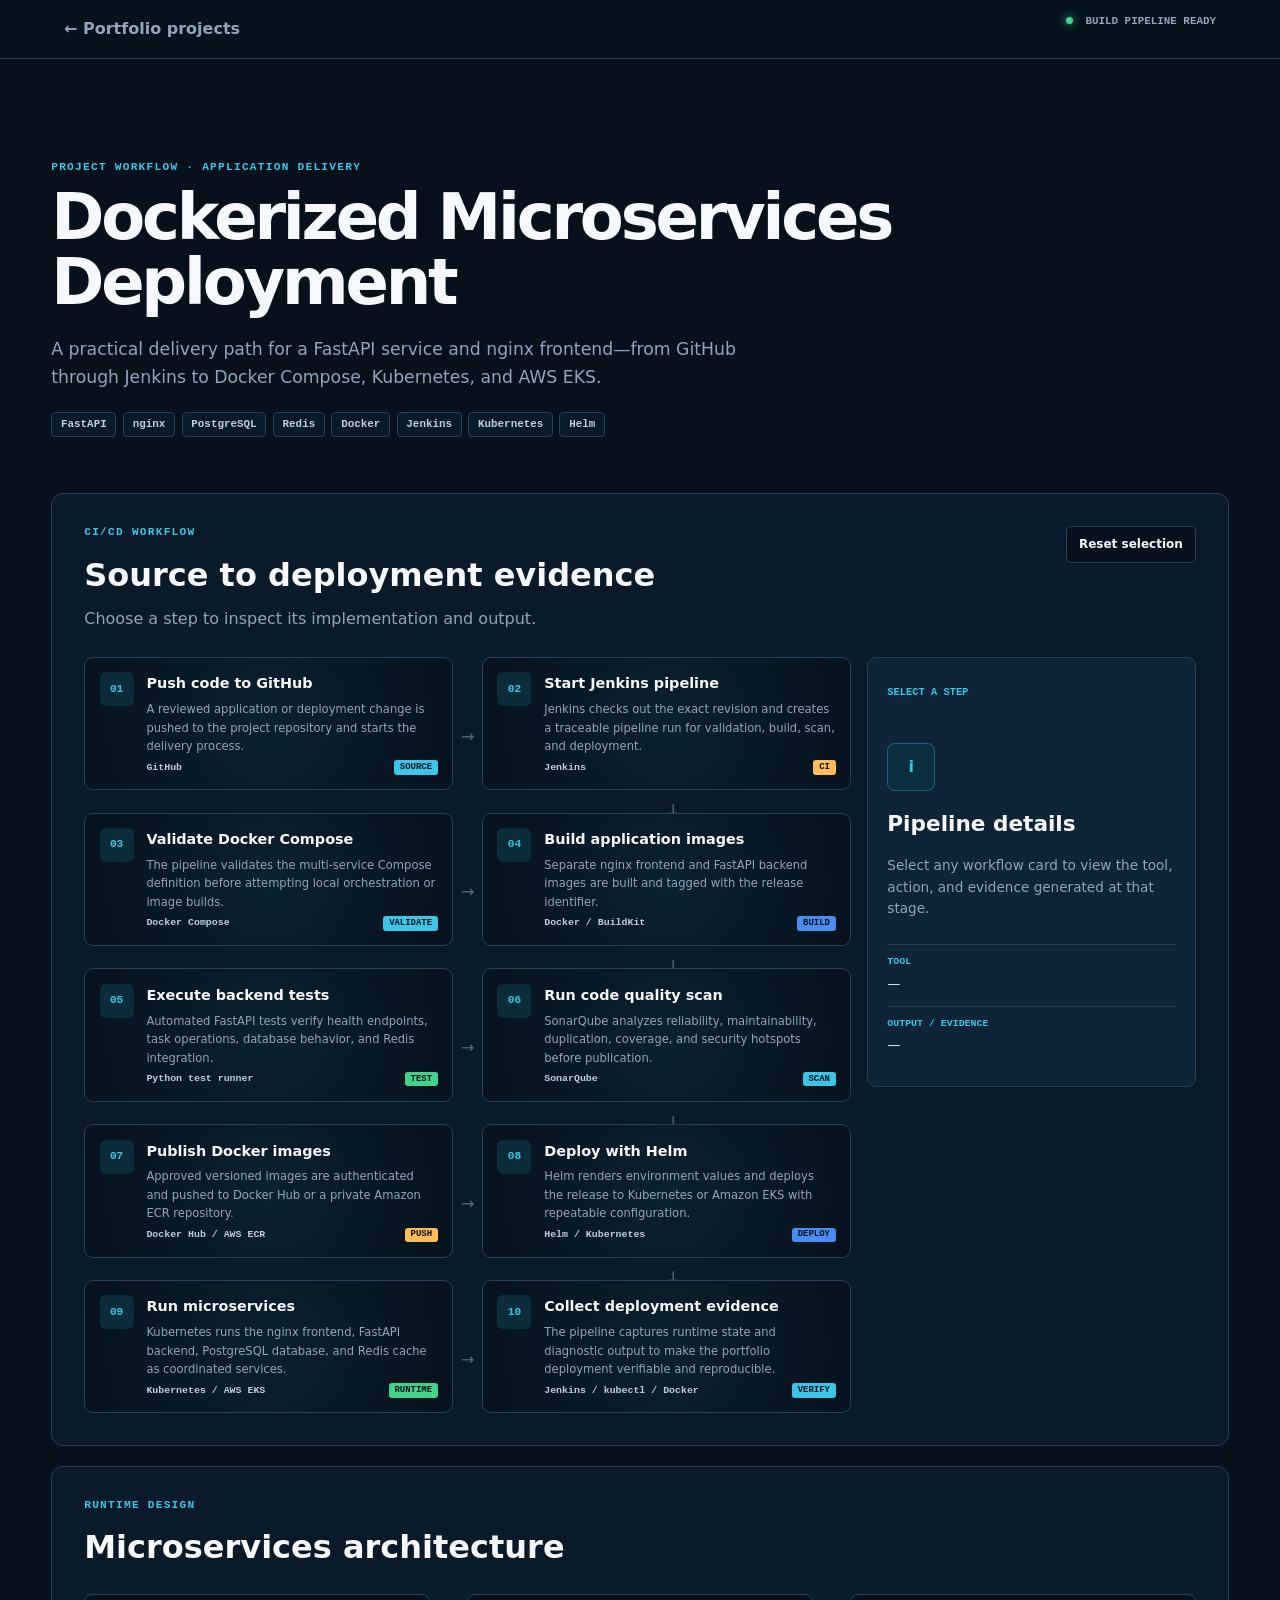
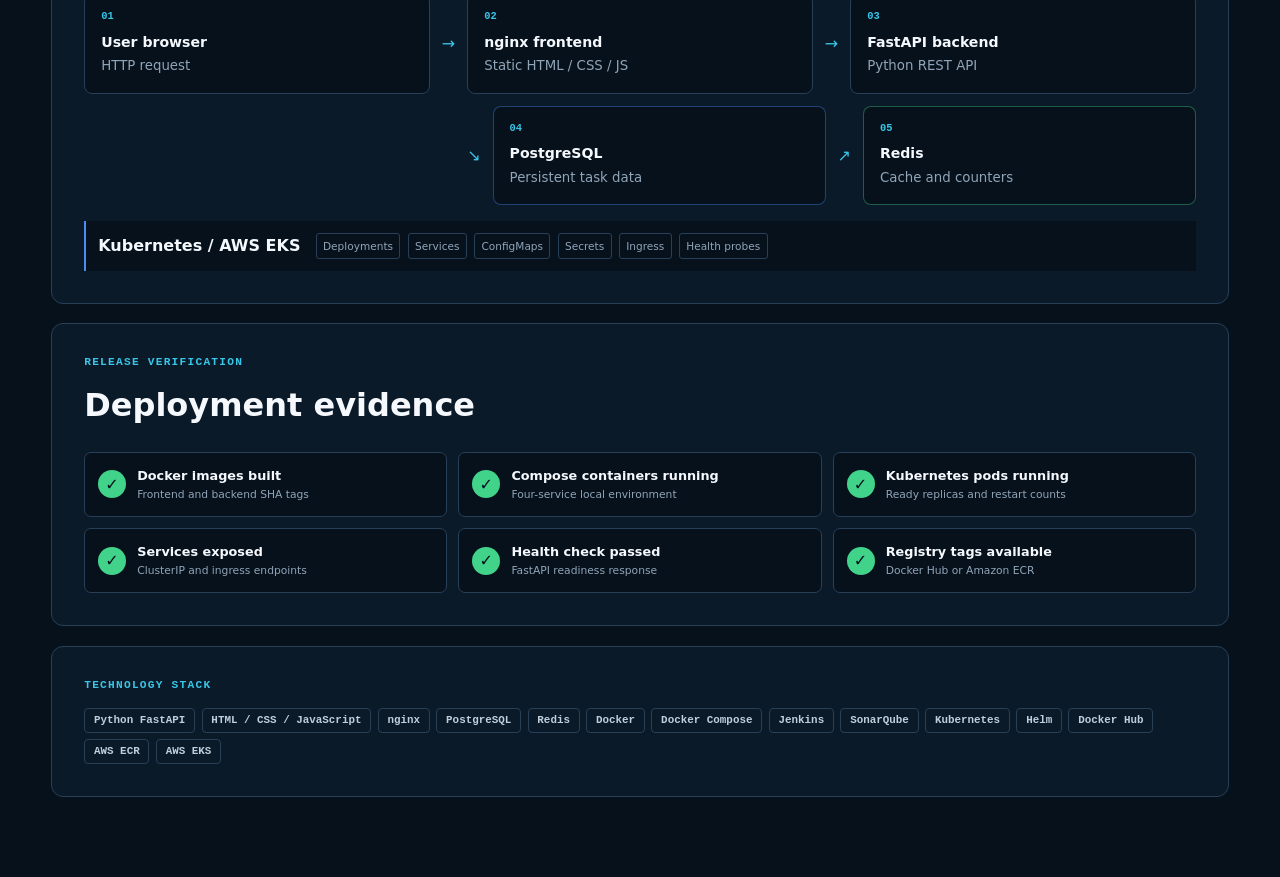
<file: dockerized-microservices-workflow/index.html>
<!doctype html><html lang="en"><head><meta charset="UTF-8"><meta name="viewport" content="width=device-width,initial-scale=1"><meta name="description" content="Dockerized Microservices Deployment project workflow"><meta name="theme-color" content="#071521"><title>Dockerized Microservices Deployment Workflow</title><link rel="stylesheet" href="style.css"><link rel="stylesheet" href="../transitions.css?v=3"></head>
<body><a class="skip" href="#workflow">Skip to workflow</a><header class="topbar"><a href="../index.html#projects">← Portfolio projects</a><span><i></i> Build pipeline ready</span></header>
<main><section class="hero"><p class="label">Project workflow · Application delivery</p><h1>Dockerized Microservices Deployment</h1><p>A practical delivery path for a FastAPI service and nginx frontend—from GitHub through Jenkins to Docker Compose, Kubernetes, and AWS EKS.</p><div class="badges"><span>FastAPI</span><span>nginx</span><span>PostgreSQL</span><span>Redis</span><span>Docker</span><span>Jenkins</span><span>Kubernetes</span><span>Helm</span></div></section>
<section class="workflow" id="workflow"><div class="section-head"><div><p class="label">CI/CD workflow</p><h2>Source to deployment evidence</h2><p>Choose a step to inspect its implementation and output.</p></div><button id="resetSelection" type="button">Reset selection</button></div><div class="workflow-layout"><div class="step-grid" id="stepGrid"></div><aside class="details" id="details" aria-live="polite"><span class="detail-status" id="detailStatus">SELECT A STEP</span><div class="detail-icon" id="detailIcon">i</div><h3 id="detailTitle">Pipeline details</h3><p id="detailDescription">Select any workflow card to view the tool, action, and evidence generated at that stage.</p><dl><div><dt>Tool</dt><dd id="detailTool">—</dd></div><div><dt>Output / evidence</dt><dd id="detailOutput">—</dd></div></dl></aside></div></section>
<section class="architecture"><div class="section-head"><div><p class="label">Runtime design</p><h2>Microservices architecture</h2></div></div><div class="architecture-flow"><article class="client"><span>01</span><b>User browser</b><small>HTTP request</small></article><i>→</i><article class="frontend"><span>02</span><b>nginx frontend</b><small>Static HTML / CSS / JS</small></article><i>→</i><article class="backend"><span>03</span><b>FastAPI backend</b><small>Python REST API</small></article><div class="branch"><i>↘</i><article class="database"><span>04</span><b>PostgreSQL</b><small>Persistent task data</small></article><i>↗</i><article class="cache"><span>05</span><b>Redis</b><small>Cache and counters</small></article></div></div><div class="runtime-note"><strong>Kubernetes / AWS EKS</strong><span>Deployments</span><span>Services</span><span>ConfigMaps</span><span>Secrets</span><span>Ingress</span><span>Health probes</span></div></section>
<section class="evidence"><div class="section-head"><div><p class="label">Release verification</p><h2>Deployment evidence</h2></div></div><div class="evidence-grid"><article><i>✓</i><div><b>Docker images built</b><small>Frontend and backend SHA tags</small></div></article><article><i>✓</i><div><b>Compose containers running</b><small>Four-service local environment</small></div></article><article><i>✓</i><div><b>Kubernetes pods running</b><small>Ready replicas and restart counts</small></div></article><article><i>✓</i><div><b>Services exposed</b><small>ClusterIP and ingress endpoints</small></div></article><article><i>✓</i><div><b>Health check passed</b><small>FastAPI readiness response</small></div></article><article><i>✓</i><div><b>Registry tags available</b><small>Docker Hub or Amazon ECR</small></div></article></div></section>
<section class="stack"><p class="label">Technology stack</p><div class="stack-list"><span>Python FastAPI</span><span>HTML / CSS / JavaScript</span><span>nginx</span><span>PostgreSQL</span><span>Redis</span><span>Docker</span><span>Docker Compose</span><span>Jenkins</span><span>SonarQube</span><span>Kubernetes</span><span>Helm</span><span>Docker Hub</span><span>AWS ECR</span><span>AWS EKS</span></div></section></main><script src="script.js"></script><script src="../transitions.js?v=3"></script></body></html>
</file>
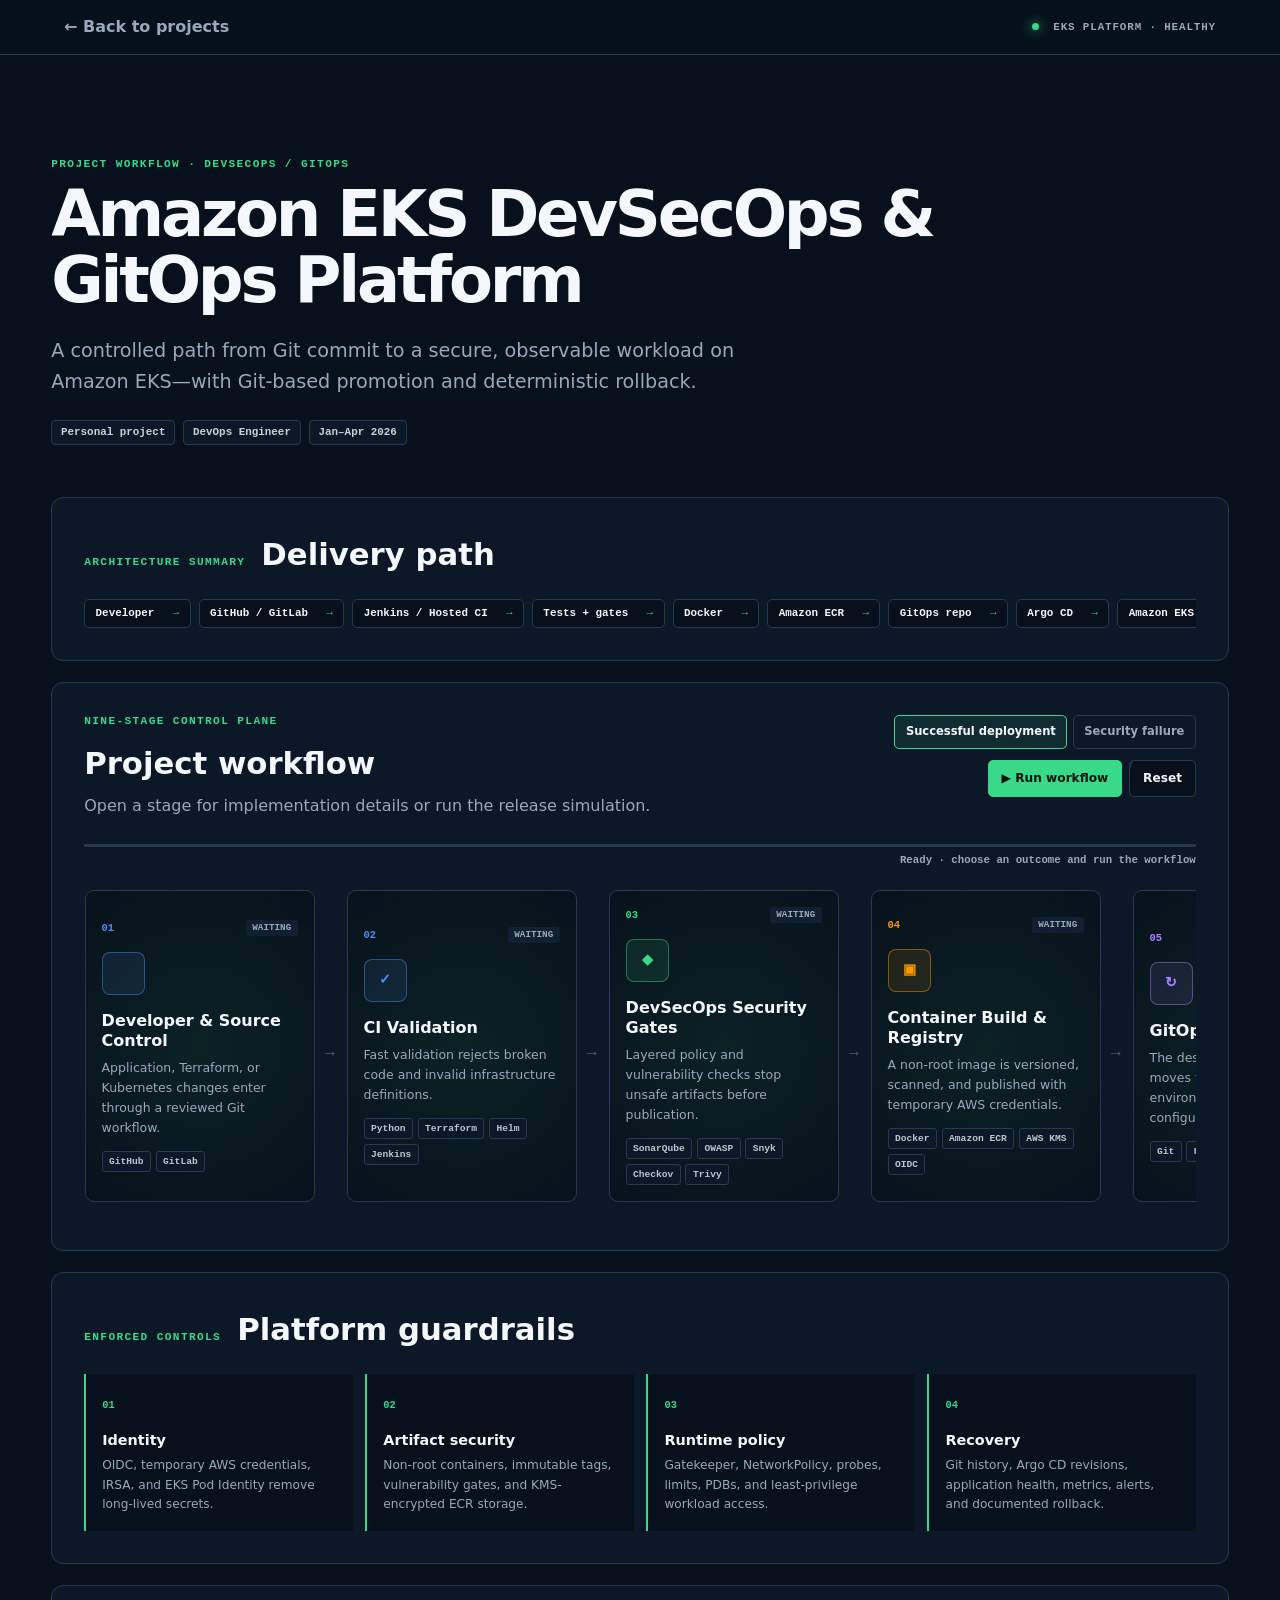
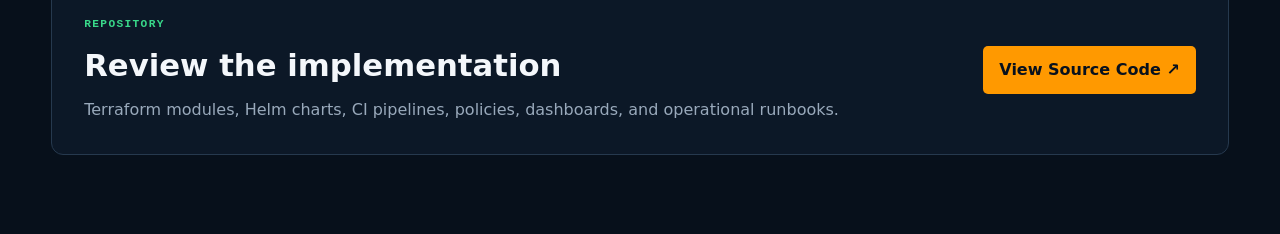
<file: eks-devsecops-workflow/index.html>
<!doctype html>
<html lang="en">
<head>
  <meta charset="UTF-8" />
  <meta name="viewport" content="width=device-width, initial-scale=1.0" />
  <meta name="description" content="Interactive Amazon EKS DevSecOps and GitOps delivery workflow." />
  <meta name="theme-color" content="#08111d" />
  <title>Amazon EKS DevSecOps &amp; GitOps Platform Workflow</title>
  <link rel="stylesheet" href="styles.css" />
  <link rel="stylesheet" href="../transitions.css?v=3" />
</head>
<body>
  <a class="skip-link" href="#workflow">Skip to workflow</a>
  <header class="site-bar">
    <a href="../index.html#projects">← Back to projects</a>
    <span><i></i> EKS platform · healthy</span>
  </header>

  <main>
    <header class="project-header">
      <p class="kicker">Project workflow · DevSecOps / GitOps</p>
      <h1>Amazon EKS DevSecOps &amp; GitOps Platform</h1>
      <p class="lede">A controlled path from Git commit to a secure, observable workload on Amazon EKS—with Git-based promotion and deterministic rollback.</p>
      <div class="header-meta"><span>Personal project</span><span>DevOps Engineer</span><span>Jan–Apr 2026</span></div>
    </header>

    <section class="summary-strip" aria-labelledby="summary-title">
      <div class="section-intro"><p class="kicker">Architecture summary</p><h2 id="summary-title">Delivery path</h2></div>
      <ol>
        <li>Developer</li><li>GitHub / GitLab</li><li>Jenkins / Hosted CI</li><li>Tests + gates</li><li>Docker</li><li>Amazon ECR</li><li>GitOps repo</li><li>Argo CD</li><li>Amazon EKS</li><li>Prometheus stack</li>
      </ol>
    </section>

    <section class="workflow-section" id="workflow" aria-labelledby="workflow-title">
      <div class="workflow-head">
        <div><p class="kicker">Nine-stage control plane</p><h2 id="workflow-title">Project workflow</h2><p>Open a stage for implementation details or run the release simulation.</p></div>
        <div class="workflow-controls">
          <fieldset>
            <legend>Simulation outcome</legend>
            <label><input type="radio" name="outcome" value="success" checked /><span>Successful deployment</span></label>
            <label><input type="radio" name="outcome" value="failure" /><span>Security failure</span></label>
          </fieldset>
          <div class="button-row"><button class="run-button" id="runWorkflow" type="button">▶ Run workflow</button><button class="reset-button" id="resetWorkflow" type="button">Reset</button></div>
        </div>
      </div>
      <div class="progress"><span id="progressBar"></span></div>
      <p class="run-status" id="runStatus" aria-live="polite">Ready · choose an outcome and run the workflow</p>
      <div class="pipeline" id="pipeline"></div>
    </section>

    <section class="guardrails" aria-labelledby="guardrails-title">
      <div class="section-intro"><p class="kicker">Enforced controls</p><h2 id="guardrails-title">Platform guardrails</h2></div>
      <div class="guardrail-grid">
        <article><span>01</span><h3>Identity</h3><p>OIDC, temporary AWS credentials, IRSA, and EKS Pod Identity remove long-lived secrets.</p></article>
        <article><span>02</span><h3>Artifact security</h3><p>Non-root containers, immutable tags, vulnerability gates, and KMS-encrypted ECR storage.</p></article>
        <article><span>03</span><h3>Runtime policy</h3><p>Gatekeeper, NetworkPolicy, probes, limits, PDBs, and least-privilege workload access.</p></article>
        <article><span>04</span><h3>Recovery</h3><p>Git history, Argo CD revisions, application health, metrics, alerts, and documented rollback.</p></article>
      </div>
    </section>

    <section class="project-action" aria-label="Project source code">
      <div><p class="kicker">Repository</p><h2>Review the implementation</h2><p>Terraform modules, Helm charts, CI pipelines, policies, dashboards, and operational runbooks.</p></div>
      <a href="https://github.com/AjayKumar9375/eks-devsecops-gitops-platform" target="_blank" rel="noreferrer noopener">View Source Code ↗</a>
    </section>
  </main>

  <aside class="detail-panel" id="detailPanel" role="dialog" aria-modal="true" aria-labelledby="detailTitle" aria-hidden="true">
    <div class="detail-head"><span id="detailNumber">STAGE 01</span><button id="closePanel" type="button" aria-label="Close details">×</button></div>
    <div class="detail-symbol" id="detailIcon" aria-hidden="true">&lt;/&gt;</div>
    <p class="detail-phase" id="detailPhase">SOURCE</p><h2 id="detailTitle"></h2><p id="detailDescription"></p>
    <h3>Implementation</h3><ul id="detailPoints"></ul>
    <h3>Technologies</h3><div class="detail-tags" id="detailTags"></div>
  </aside>
  <div class="backdrop" id="backdrop" hidden></div>

  <script src="script.js?v=3"></script>
  <script src="../transitions.js?v=3"></script>
</body>
</html>
</file>
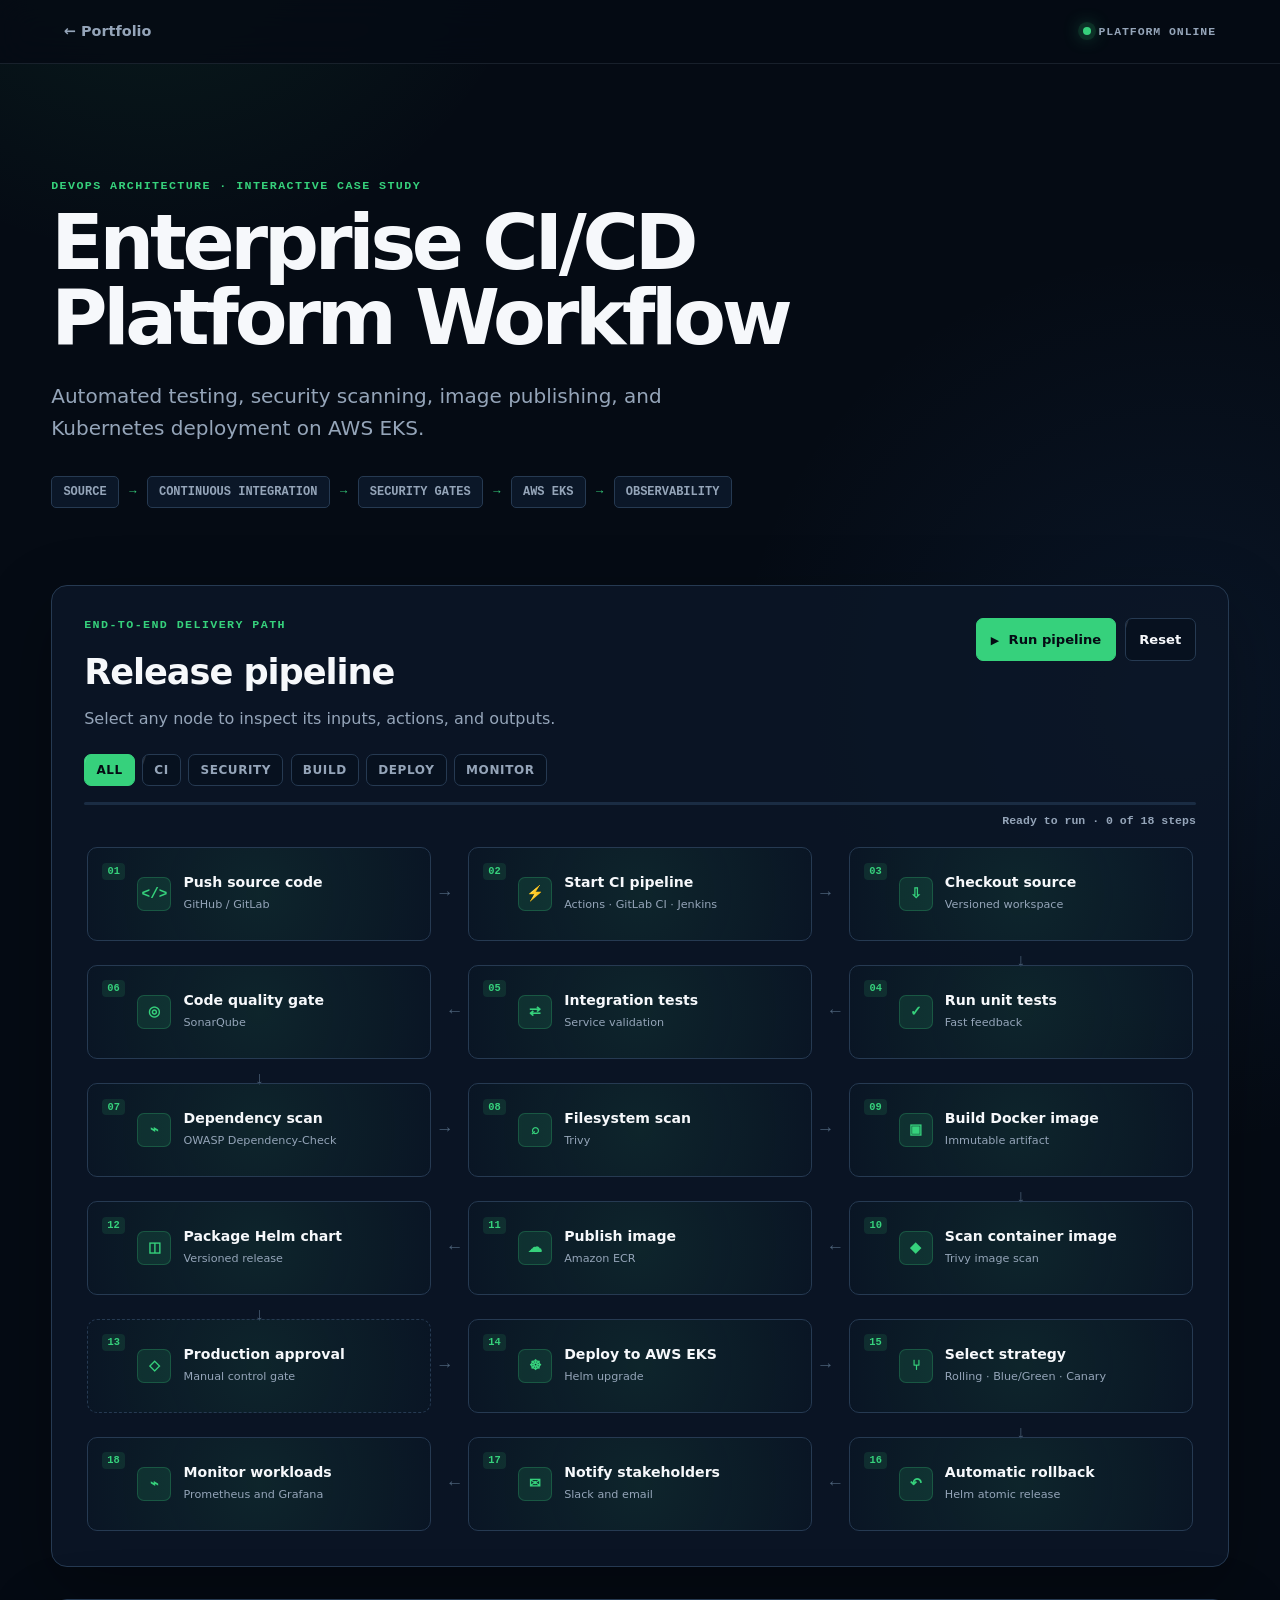
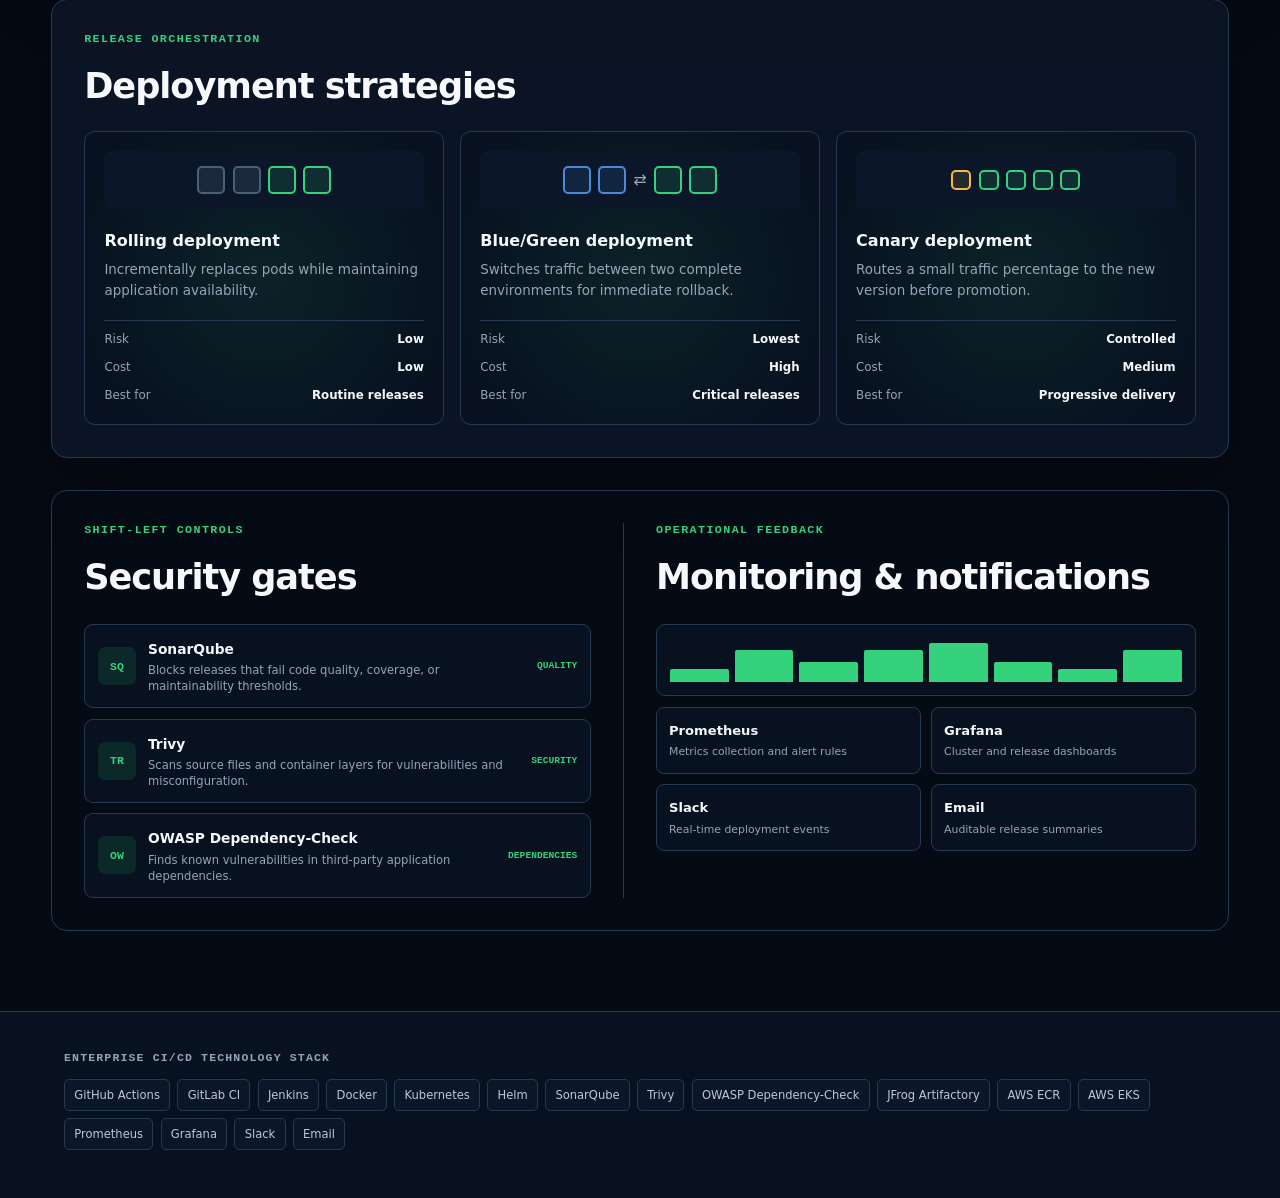
<file: enterprise-cicd-workflow/index.html>
<!doctype html>
<html lang="en">
<head>
  <meta charset="UTF-8" />
  <meta name="viewport" content="width=device-width, initial-scale=1.0" />
  <meta name="description" content="Interactive Enterprise CI/CD workflow for automated testing, security scanning, container publishing, and AWS EKS deployments." />
  <meta name="theme-color" content="#07111f" />
  <title>Enterprise CI/CD Platform Workflow</title>
  <link rel="stylesheet" href="style.css" />
  <link rel="stylesheet" href="../transitions.css?v=3" />
</head>
<body>
  <a class="skip-link" href="#pipeline">Skip to workflow</a>

  <header class="site-header">
    <a class="back-link" href="../index.html#projects" aria-label="Back to portfolio projects">
      <span aria-hidden="true">←</span> Portfolio
    </a>
    <div class="header-status"><span class="status-dot"></span> Platform online</div>
  </header>

  <main>
    <section class="hero" aria-labelledby="page-title">
      <p class="eyebrow">DevOps architecture · Interactive case study</p>
      <h1 id="page-title">Enterprise CI/CD Platform Workflow</h1>
      <p class="hero-copy">Automated testing, security scanning, image publishing, and Kubernetes deployment on AWS EKS.</p>
      <div class="architecture-summary" aria-label="Architecture overview">
        <span>Source</span><b aria-hidden="true">→</b><span>Continuous integration</span><b aria-hidden="true">→</b><span>Security gates</span><b aria-hidden="true">→</b><span>AWS EKS</span><b aria-hidden="true">→</b><span>Observability</span>
      </div>
    </section>

    <section class="workflow-shell" id="pipeline" aria-labelledby="workflow-title">
      <div class="section-heading">
        <div>
          <p class="section-label">End-to-end delivery path</p>
          <h2 id="workflow-title">Release pipeline</h2>
          <p>Select any node to inspect its inputs, actions, and outputs.</p>
        </div>
        <div class="pipeline-controls">
          <button class="control-button run-button" id="runPipeline" type="button">
            <span class="play-icon" aria-hidden="true">▶</span> Run pipeline
          </button>
          <button class="control-button" id="resetPipeline" type="button">Reset</button>
        </div>
      </div>

      <div class="filter-bar" role="group" aria-label="Filter workflow steps">
        <button class="filter-button active" type="button" data-filter="all" aria-pressed="true">All</button>
        <button class="filter-button" type="button" data-filter="ci" aria-pressed="false">CI</button>
        <button class="filter-button" type="button" data-filter="security" aria-pressed="false">Security</button>
        <button class="filter-button" type="button" data-filter="build" aria-pressed="false">Build</button>
        <button class="filter-button" type="button" data-filter="deploy" aria-pressed="false">Deploy</button>
        <button class="filter-button" type="button" data-filter="monitor" aria-pressed="false">Monitor</button>
      </div>

      <div class="progress-track" aria-label="Pipeline progress">
        <div class="progress-fill" id="progressFill"></div>
      </div>
      <p class="progress-label" id="progressLabel" aria-live="polite">Ready to run · 0 of 18 steps</p>

      <div class="pipeline-grid" id="pipelineGrid">
        <button class="workflow-step" type="button" data-step="1" data-category="ci">
          <span class="step-number">01</span><span class="step-icon" aria-hidden="true">&lt;/&gt;</span>
          <span class="step-content"><strong>Push source code</strong><small>GitHub / GitLab</small></span>
        </button>
        <button class="workflow-step" type="button" data-step="2" data-category="ci">
          <span class="step-number">02</span><span class="step-icon" aria-hidden="true">⚡</span>
          <span class="step-content"><strong>Start CI pipeline</strong><small>Actions · GitLab CI · Jenkins</small></span>
        </button>
        <button class="workflow-step" type="button" data-step="3" data-category="ci">
          <span class="step-number">03</span><span class="step-icon" aria-hidden="true">⇩</span>
          <span class="step-content"><strong>Checkout source</strong><small>Versioned workspace</small></span>
        </button>
        <button class="workflow-step" type="button" data-step="4" data-category="ci">
          <span class="step-number">04</span><span class="step-icon" aria-hidden="true">✓</span>
          <span class="step-content"><strong>Run unit tests</strong><small>Fast feedback</small></span>
        </button>
        <button class="workflow-step" type="button" data-step="5" data-category="ci">
          <span class="step-number">05</span><span class="step-icon" aria-hidden="true">⇄</span>
          <span class="step-content"><strong>Integration tests</strong><small>Service validation</small></span>
        </button>
        <button class="workflow-step" type="button" data-step="6" data-category="security">
          <span class="step-number">06</span><span class="step-icon" aria-hidden="true">◎</span>
          <span class="step-content"><strong>Code quality gate</strong><small>SonarQube</small></span>
        </button>
        <button class="workflow-step" type="button" data-step="7" data-category="security">
          <span class="step-number">07</span><span class="step-icon" aria-hidden="true">⌁</span>
          <span class="step-content"><strong>Dependency scan</strong><small>OWASP Dependency-Check</small></span>
        </button>
        <button class="workflow-step" type="button" data-step="8" data-category="security">
          <span class="step-number">08</span><span class="step-icon" aria-hidden="true">⌕</span>
          <span class="step-content"><strong>Filesystem scan</strong><small>Trivy</small></span>
        </button>
        <button class="workflow-step" type="button" data-step="9" data-category="build">
          <span class="step-number">09</span><span class="step-icon" aria-hidden="true">▣</span>
          <span class="step-content"><strong>Build Docker image</strong><small>Immutable artifact</small></span>
        </button>
        <button class="workflow-step" type="button" data-step="10" data-category="security">
          <span class="step-number">10</span><span class="step-icon" aria-hidden="true">◆</span>
          <span class="step-content"><strong>Scan container image</strong><small>Trivy image scan</small></span>
        </button>
        <button class="workflow-step" type="button" data-step="11" data-category="build">
          <span class="step-number">11</span><span class="step-icon" aria-hidden="true">☁</span>
          <span class="step-content"><strong>Publish image</strong><small>Amazon ECR</small></span>
        </button>
        <button class="workflow-step" type="button" data-step="12" data-category="build">
          <span class="step-number">12</span><span class="step-icon" aria-hidden="true">◫</span>
          <span class="step-content"><strong>Package Helm chart</strong><small>Versioned release</small></span>
        </button>
        <button class="workflow-step approval-step" type="button" data-step="13" data-category="deploy">
          <span class="step-number">13</span><span class="step-icon" aria-hidden="true">◇</span>
          <span class="step-content"><strong>Production approval</strong><small>Manual control gate</small></span>
        </button>
        <button class="workflow-step" type="button" data-step="14" data-category="deploy">
          <span class="step-number">14</span><span class="step-icon" aria-hidden="true">☸</span>
          <span class="step-content"><strong>Deploy to AWS EKS</strong><small>Helm upgrade</small></span>
        </button>
        <button class="workflow-step strategy-step" type="button" data-step="15" data-category="deploy">
          <span class="step-number">15</span><span class="step-icon" aria-hidden="true">⑂</span>
          <span class="step-content"><strong>Select strategy</strong><small>Rolling · Blue/Green · Canary</small></span>
        </button>
        <button class="workflow-step" type="button" data-step="16" data-category="deploy">
          <span class="step-number">16</span><span class="step-icon" aria-hidden="true">↶</span>
          <span class="step-content"><strong>Automatic rollback</strong><small>Helm atomic release</small></span>
        </button>
        <button class="workflow-step" type="button" data-step="17" data-category="monitor">
          <span class="step-number">17</span><span class="step-icon" aria-hidden="true">✉</span>
          <span class="step-content"><strong>Notify stakeholders</strong><small>Slack and email</small></span>
        </button>
        <button class="workflow-step" type="button" data-step="18" data-category="monitor">
          <span class="step-number">18</span><span class="step-icon" aria-hidden="true">⌁</span>
          <span class="step-content"><strong>Monitor workloads</strong><small>Prometheus and Grafana</small></span>
        </button>
      </div>
    </section>

    <section class="content-section" aria-labelledby="strategies-title">
      <div class="section-heading compact">
        <div><p class="section-label">Release orchestration</p><h2 id="strategies-title">Deployment strategies</h2></div>
      </div>
      <div class="strategy-grid">
        <article class="strategy-card">
          <div class="strategy-visual rolling" aria-hidden="true"><i></i><i></i><i></i><i></i></div>
          <h3>Rolling deployment</h3>
          <p>Incrementally replaces pods while maintaining application availability.</p>
          <dl><div><dt>Risk</dt><dd>Low</dd></div><div><dt>Cost</dt><dd>Low</dd></div><div><dt>Best for</dt><dd>Routine releases</dd></div></dl>
        </article>
        <article class="strategy-card">
          <div class="strategy-visual blue-green" aria-hidden="true"><i></i><i></i><span>⇄</span><i></i><i></i></div>
          <h3>Blue/Green deployment</h3>
          <p>Switches traffic between two complete environments for immediate rollback.</p>
          <dl><div><dt>Risk</dt><dd>Lowest</dd></div><div><dt>Cost</dt><dd>High</dd></div><div><dt>Best for</dt><dd>Critical releases</dd></div></dl>
        </article>
        <article class="strategy-card">
          <div class="strategy-visual canary" aria-hidden="true"><i></i><i></i><i></i><i></i><i></i></div>
          <h3>Canary deployment</h3>
          <p>Routes a small traffic percentage to the new version before promotion.</p>
          <dl><div><dt>Risk</dt><dd>Controlled</dd></div><div><dt>Cost</dt><dd>Medium</dd></div><div><dt>Best for</dt><dd>Progressive delivery</dd></div></dl>
        </article>
      </div>
    </section>

    <section class="content-section split-section" aria-label="Security and operations">
      <div class="subsystem-panel security-panel">
        <p class="section-label">Shift-left controls</p>
        <h2>Security gates</h2>
        <div class="gate-list">
          <article><span class="gate-icon">SQ</span><div><h3>SonarQube</h3><p>Blocks releases that fail code quality, coverage, or maintainability thresholds.</p></div><b>QUALITY</b></article>
          <article><span class="gate-icon">TR</span><div><h3>Trivy</h3><p>Scans source files and container layers for vulnerabilities and misconfiguration.</p></div><b>SECURITY</b></article>
          <article><span class="gate-icon">OW</span><div><h3>OWASP Dependency-Check</h3><p>Finds known vulnerabilities in third-party application dependencies.</p></div><b>DEPENDENCIES</b></article>
        </div>
      </div>

      <div class="subsystem-panel operations-panel">
        <p class="section-label">Operational feedback</p>
        <h2>Monitoring &amp; notifications</h2>
        <div class="signal-visual" aria-hidden="true"><span></span><span></span><span></span><span></span><span></span><span></span><span></span><span></span></div>
        <div class="operations-grid">
          <article><strong>Prometheus</strong><small>Metrics collection and alert rules</small></article>
          <article><strong>Grafana</strong><small>Cluster and release dashboards</small></article>
          <article><strong>Slack</strong><small>Real-time deployment events</small></article>
          <article><strong>Email</strong><small>Auditable release summaries</small></article>
        </div>
      </div>
    </section>
  </main>

  <aside class="detail-panel" id="detailPanel" role="dialog" aria-modal="true" aria-labelledby="detailTitle" aria-hidden="true">
    <div class="detail-panel-head">
      <span class="detail-step" id="detailStep">STEP 01</span>
      <button class="close-panel" id="closePanel" type="button" aria-label="Close step details">×</button>
    </div>
    <div class="detail-icon" id="detailIcon" aria-hidden="true">&lt;/&gt;</div>
    <p class="detail-category" id="detailCategory">CI</p>
    <h2 id="detailTitle">Push source code</h2>
    <p id="detailDescription"></p>
    <div class="detail-flow">
      <div><span>INPUT</span><p id="detailInput"></p></div>
      <div><span>OUTPUT</span><p id="detailOutput"></p></div>
    </div>
    <div class="detail-tools"><span>TOOLS</span><p id="detailTools"></p></div>
  </aside>
  <div class="panel-backdrop" id="panelBackdrop" hidden></div>

  <footer>
    <p>Enterprise CI/CD technology stack</p>
    <div class="footer-badges" aria-label="Technology stack">
      <span>GitHub Actions</span><span>GitLab CI</span><span>Jenkins</span><span>Docker</span><span>Kubernetes</span><span>Helm</span><span>SonarQube</span><span>Trivy</span><span>OWASP Dependency-Check</span><span>JFrog Artifactory</span><span>AWS ECR</span><span>AWS EKS</span><span>Prometheus</span><span>Grafana</span><span>Slack</span><span>Email</span>
    </div>
  </footer>

  <script src="script.js?v=3"></script>
  <script src="../transitions.js?v=3"></script>
</body>
</html>
</file>
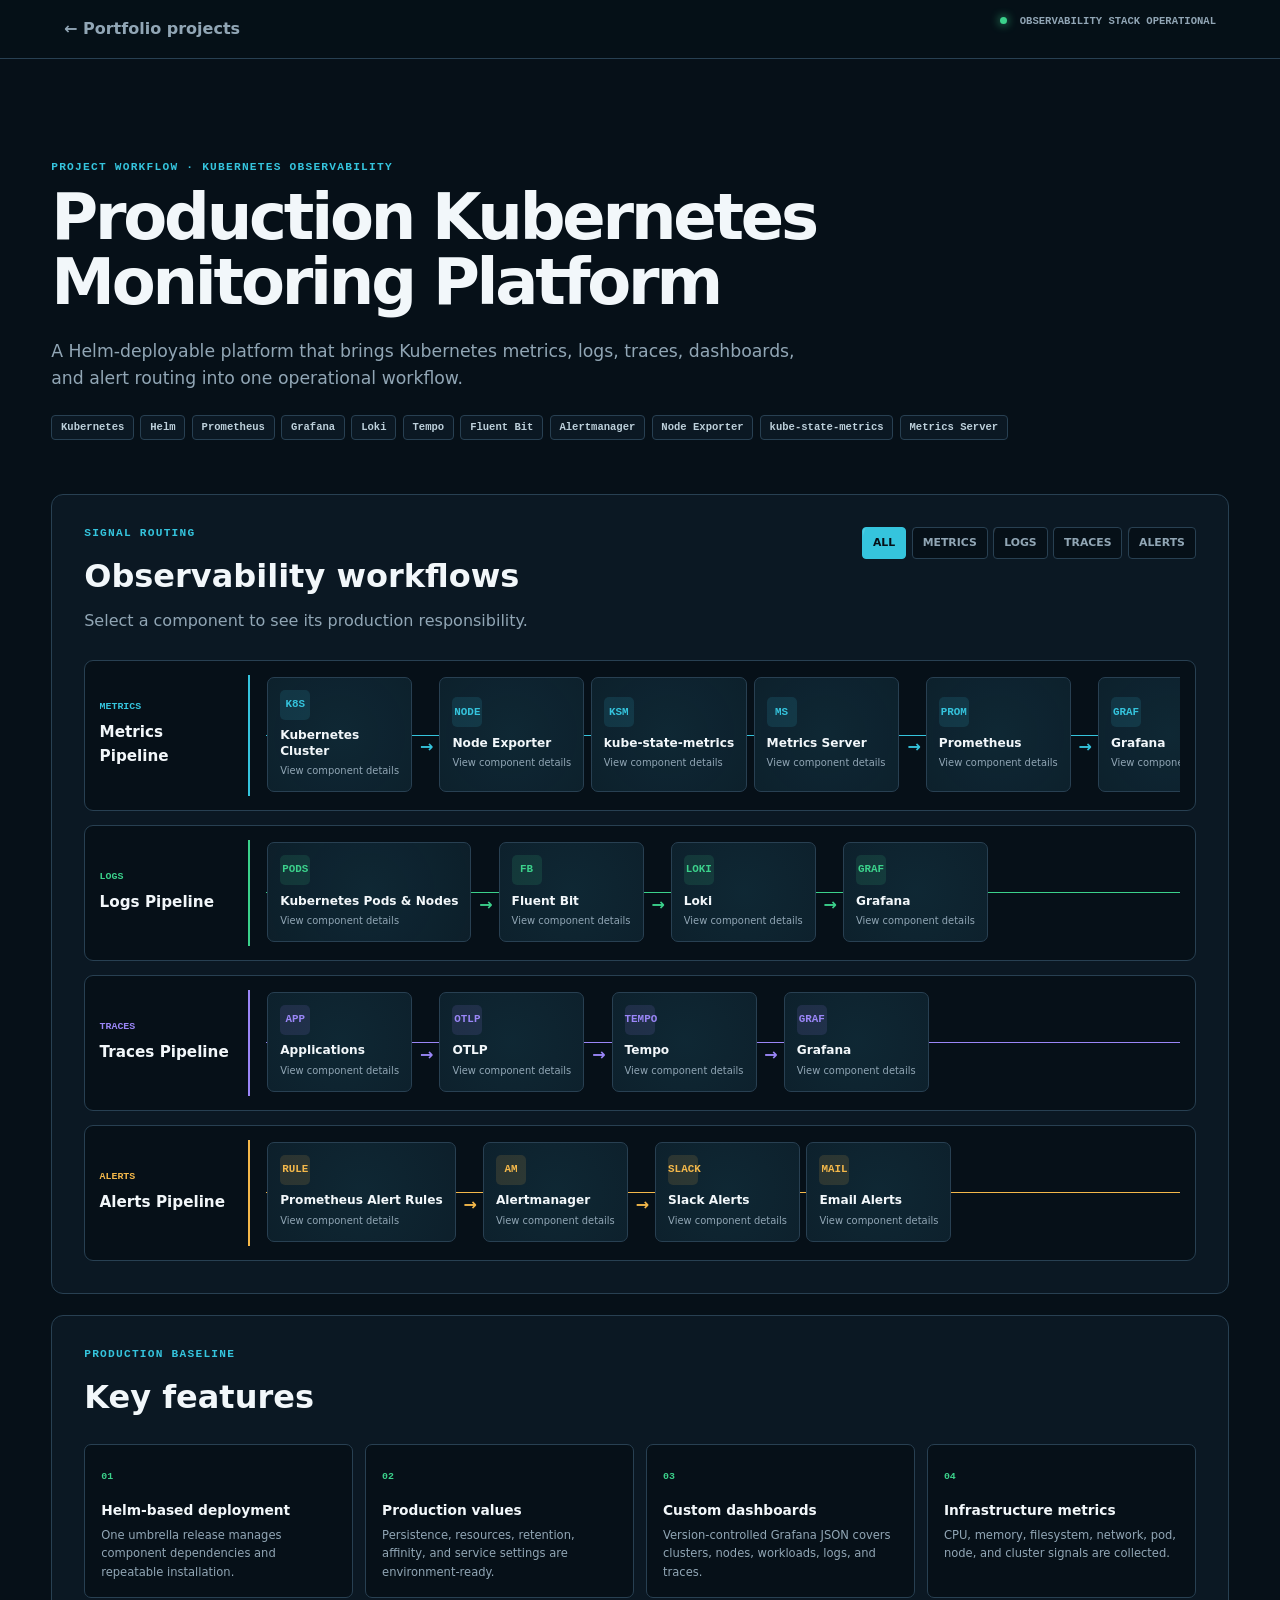
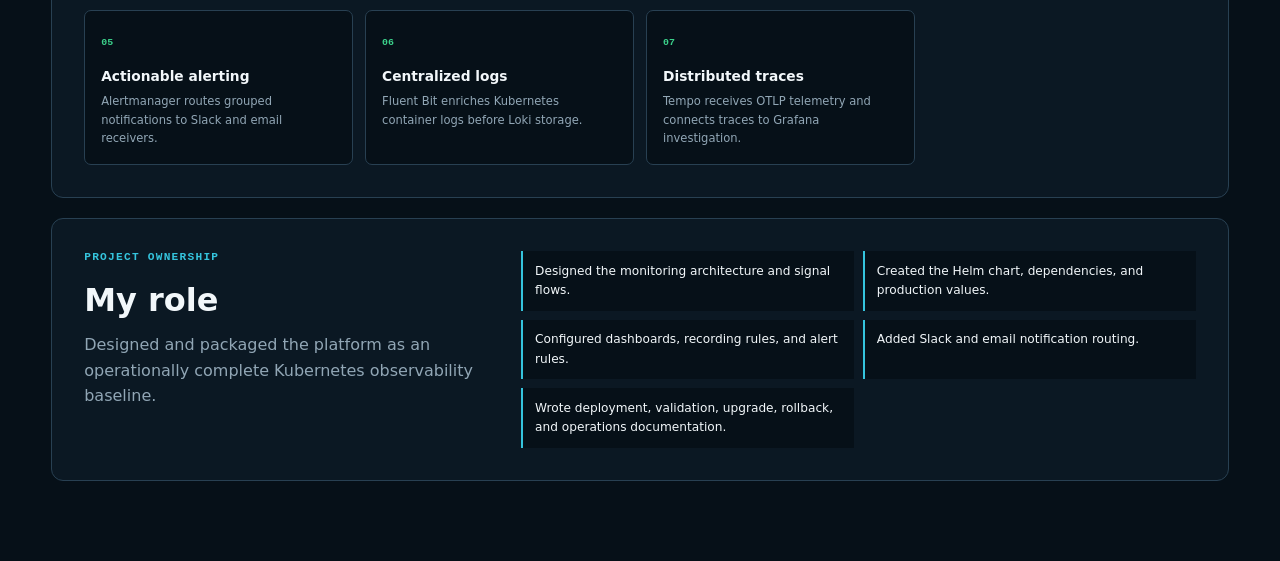
<file: kubernetes-monitoring-workflow/index.html>
<!doctype html><html lang="en"><head><meta charset="UTF-8"><meta name="viewport" content="width=device-width,initial-scale=1"><meta name="description" content="Production Kubernetes monitoring and observability platform workflow"><meta name="theme-color" content="#071018"><title>Production Kubernetes Monitoring Platform</title><link rel="stylesheet" href="style.css"><link rel="stylesheet" href="../transitions.css?v=3"></head>
<body><a class="skip" href="#workflows">Skip to observability workflows</a><header class="topbar"><a href="../index.html#projects">← Portfolio projects</a><span><i></i> Observability stack operational</span></header>
<main><header class="hero"><p class="eyebrow">Project workflow · Kubernetes observability</p><h1>Production Kubernetes Monitoring Platform</h1><p>A Helm-deployable platform that brings Kubernetes metrics, logs, traces, dashboards, and alert routing into one operational workflow.</p><div class="tech-badges"><span>Kubernetes</span><span>Helm</span><span>Prometheus</span><span>Grafana</span><span>Loki</span><span>Tempo</span><span>Fluent Bit</span><span>Alertmanager</span><span>Node Exporter</span><span>kube-state-metrics</span><span>Metrics Server</span></div></header>
<section class="workflow-section" id="workflows"><div class="section-head"><div><p class="eyebrow">Signal routing</p><h2>Observability workflows</h2><p>Select a component to see its production responsibility.</p></div><div class="filters" role="group" aria-label="Filter workflow lanes"><button class="active" data-filter="all" aria-pressed="true">All</button><button data-filter="metrics" aria-pressed="false">Metrics</button><button data-filter="logs" aria-pressed="false">Logs</button><button data-filter="traces" aria-pressed="false">Traces</button><button data-filter="alerts" aria-pressed="false">Alerts</button></div></div><div class="lanes" id="lanes"></div></section>
<section class="features"><div class="section-head"><div><p class="eyebrow">Production baseline</p><h2>Key features</h2></div></div><div class="feature-grid"><article><span>01</span><h3>Helm-based deployment</h3><p>One umbrella release manages component dependencies and repeatable installation.</p></article><article><span>02</span><h3>Production values</h3><p>Persistence, resources, retention, affinity, and service settings are environment-ready.</p></article><article><span>03</span><h3>Custom dashboards</h3><p>Version-controlled Grafana JSON covers clusters, nodes, workloads, logs, and traces.</p></article><article><span>04</span><h3>Infrastructure metrics</h3><p>CPU, memory, filesystem, network, pod, node, and cluster signals are collected.</p></article><article><span>05</span><h3>Actionable alerting</h3><p>Alertmanager routes grouped notifications to Slack and email receivers.</p></article><article><span>06</span><h3>Centralized logs</h3><p>Fluent Bit enriches Kubernetes container logs before Loki storage.</p></article><article><span>07</span><h3>Distributed traces</h3><p>Tempo receives OTLP telemetry and connects traces to Grafana investigation.</p></article></div></section>
<section class="role"><div><p class="eyebrow">Project ownership</p><h2>My role</h2><p>Designed and packaged the platform as an operationally complete Kubernetes observability baseline.</p></div><ul><li>Designed the monitoring architecture and signal flows.</li><li>Created the Helm chart, dependencies, and production values.</li><li>Configured dashboards, recording rules, and alert rules.</li><li>Added Slack and email notification routing.</li><li>Wrote deployment, validation, upgrade, rollback, and operations documentation.</li></ul></section>
</main>
<aside class="drawer" id="drawer" role="dialog" aria-modal="true" aria-labelledby="drawerTitle" aria-hidden="true"><div class="drawer-head"><span id="drawerLane">METRICS PIPELINE</span><button id="closeDrawer" type="button" aria-label="Close component details">×</button></div><span class="drawer-icon" id="drawerIcon">M</span><h2 id="drawerTitle"></h2><p id="drawerPurpose"></p><dl><div><dt>Workflow position</dt><dd id="drawerPosition"></dd></div><div><dt>Production example</dt><dd id="drawerExample"></dd></div></dl></aside><div class="backdrop" id="backdrop" hidden></div><script src="script.js?v=3"></script><script src="../transitions.js?v=3"></script></body></html>
</file>
<file: styles.css>
﻿:root {
  --bg: #0f1115;
  --surface: #181b23;
  --surface-strong: #212735;
  --text: #f3f4f7;
  --muted: #b4bccd;
  --accent: #ff7a18;
  --accent-2: #00c2ff;
  --stroke: #2e364a;
}

* {
  box-sizing: border-box;
}

html {
  scroll-behavior: smooth;
}

body {
  margin: 0;
  font-family: "Archivo", "Segoe UI", sans-serif;
  color: var(--text);
  text-rendering: optimizeLegibility;
  -webkit-font-smoothing: antialiased;
  background:
    radial-gradient(50rem 30rem at 90% -10%, rgba(0, 194, 255, 0.15), transparent 60%),
    radial-gradient(45rem 35rem at -10% 10%, rgba(255, 122, 24, 0.2), transparent 60%),
    var(--bg);
  line-height: 1.6;
}

body::before {
  content: "";
  position: fixed;
  inset: -20%;
  background: radial-gradient(circle at 30% 20%, rgba(255, 122, 24, 0.12), transparent 45%),
    radial-gradient(circle at 70% 80%, rgba(0, 194, 255, 0.1), transparent 50%);
  animation: ambientGlow 18s ease-in-out infinite;
  z-index: -2;
  pointer-events: none;
}

.skip-link {
  position: absolute;
  left: 1rem;
  top: 0.75rem;
  padding: 0.5rem 0.9rem;
  border-radius: 999px;
  background: #ffffff;
  color: #0f1115;
  font-weight: 700;
  text-decoration: none;
  transform: translateY(-200%);
  transition: transform 200ms ease;
  z-index: 20;
}

.skip-link:focus {
  transform: translateY(0);
}

.noise {
  position: fixed;
  inset: 0;
  pointer-events: none;
  opacity: 0.06;
  background-image: radial-gradient(circle at 2px 2px, #fff 1px, transparent 0);
  background-size: 28px 28px;
  z-index: -1;
}

.site-header {
  position: sticky;
  top: 0;
  z-index: 5;
  display: flex;
  justify-content: space-between;
  align-items: center;
  padding: 1rem 1.5rem;
  backdrop-filter: blur(10px);
  background: rgba(15, 17, 21, 0.75);
  border-bottom: 1px solid rgba(0, 194, 255, 0.2);
}

.brand {
  font-family: "Space Mono", monospace;
  letter-spacing: 0.06em;
  text-transform: uppercase;
  color: var(--text);
  text-decoration: none;
  font-weight: 700;
}

nav {
  display: flex;
  gap: 1rem;
}

nav a {
  color: var(--muted);
  text-decoration: none;
  font-weight: 600;
}

nav a:hover {
  color: var(--text);
}

a:focus-visible,
button:focus-visible,
.btn:focus-visible,
.brand:focus-visible,
nav a:focus-visible {
  outline: 3px solid rgba(0, 194, 255, 0.7);
  outline-offset: 3px;
  border-radius: 8px;
}

main {
  width: min(1100px, 92vw);
  margin: 0 auto;
  padding: 2.2rem 0 4rem;
}

.hero {
  padding: 4rem 1rem 2.5rem;
  display: grid;
  grid-template-columns: repeat(auto-fit, minmax(260px, 1fr));
  gap: 2rem;
  align-items: center;
}

.kicker {
  color: var(--accent-2);
  text-transform: uppercase;
  letter-spacing: 0.15em;
  font-size: 0.8rem;
  margin: 0;
}

h1 {
  margin: 0.5rem 0 1rem;
  max-width: 18ch;
  font-size: clamp(2rem, 6vw, 4.1rem);
  line-height: 1.05;
}

h2 {
  margin-top: 0;
  font-size: 1.4rem;
}

h3 {
  margin-top: 0;
}

.intro {
  max-width: 70ch;
  color: var(--muted);
}

.hero-content {
  display: flex;
  flex-direction: column;
  gap: 0.2rem;
  animation: fadeUp 700ms ease forwards;
}

.hero-photo {
  display: flex;
  justify-content: center;
  position: relative;
  padding: 14px;
  animation: fadeUp 700ms ease forwards;
  animation-delay: 120ms;
  opacity: 0;
}

.hero-photo::before {
  content: "";
  position: absolute;
  inset: 2px;
  border-radius: 32px;
  background: linear-gradient(135deg, rgba(0, 194, 255, 0.12), rgba(255, 122, 24, 0.14));
  border: 1px solid rgba(0, 194, 255, 0.22);
  box-shadow:
    0 0 16px rgba(0, 194, 255, 0.18),
    0 0 24px rgba(255, 122, 24, 0.16);
  z-index: 0;
}

.hero-photo::after {
  content: "";
  position: absolute;
  inset: 6px;
  border-radius: 28px;
  background: repeating-linear-gradient(
    180deg,
    rgba(0, 194, 255, 0.05) 0px,
    rgba(0, 194, 255, 0.05) 1px,
    rgba(0, 194, 255, 0) 1px,
    rgba(0, 194, 255, 0) 5px
  );
  mix-blend-mode: screen;
  opacity: 0.4;
  animation: scanlines 3.6s linear infinite;
  pointer-events: none;
  z-index: 2;
}

.hero-photo img {
  position: relative;
  z-index: 1;
  width: min(320px, 80vw);
  aspect-ratio: 1 / 1;
  object-fit: cover;
  border-radius: 28px;
  border: 1px solid rgba(0, 194, 255, 0.35);
  box-shadow:
    0 24px 50px rgba(0, 0, 0, 0.35),
    0 0 14px rgba(0, 194, 255, 0.16);
  background: rgba(15, 17, 21, 0.6);
  transition: transform 300ms ease, box-shadow 300ms ease;
  filter: saturate(1.05) contrast(1.02);
}

.hero-actions {
  margin-top: 1.4rem;
  display: flex;
  gap: 0.75rem;
  flex-wrap: wrap;
}

.btn {
  text-decoration: none;
  border-radius: 999px;
  padding: 0.68rem 1.15rem;
  font-weight: 700;
  border: 1px solid var(--stroke);
}

.btn.primary {
  color: #0f1115;
  border-color: transparent;
  background: linear-gradient(90deg, var(--accent), #ffb347);
}

.btn.ghost {
  color: var(--text);
}

.btn.ghost:hover {
  border-color: var(--accent-2);
}

.panel {
  margin-top: 1.2rem;
  border: 1px solid var(--stroke);
  border-radius: 16px;
  background: linear-gradient(140deg, rgba(33, 39, 53, 0.65), rgba(24, 27, 35, 0.8));
  padding: 1.25rem;
  transition: transform 250ms ease, border-color 250ms ease;
}

.skills-grid {
  display: grid;
  grid-template-columns: repeat(auto-fit, minmax(220px, 1fr));
  gap: 0.9rem;
}

.skill-card {
  border: 1px solid rgba(255, 122, 24, 0.25);
  border-radius: 12px;
  background: rgba(15, 17, 21, 0.5);
  padding: 0.9rem;
  transition: transform 250ms ease, border-color 250ms ease;
}

.skill-icon {
  width: 44px;
  height: 44px;
  border-radius: 12px;
  border: 1px solid rgba(0, 194, 255, 0.35);
  display: inline-flex;
  align-items: center;
  justify-content: center;
  font-family: "Space Mono", monospace;
  font-size: 0.9rem;
  font-weight: 700;
  color: var(--accent-2);
  background: rgba(15, 17, 21, 0.6);
  margin-bottom: 0.6rem;
}

.skill-card p {
  margin-bottom: 0;
}

.experience-item {
  border: 1px solid rgba(0, 194, 255, 0.2);
  border-radius: 12px;
  background: rgba(15, 17, 21, 0.45);
  padding: 1rem;
  transition: transform 250ms ease, border-color 250ms ease;
}

.experience-item + .experience-item {
  margin-top: 1rem;
}

.experience-head {
  display: flex;
  justify-content: space-between;
  align-items: baseline;
  gap: 1rem;
}

.experience-head p {
  color: var(--muted);
  font-family: "Space Mono", monospace;
  font-size: 0.82rem;
  margin: 0;
}

.project-card {
  border: 1px solid rgba(255, 122, 24, 0.25);
  border-radius: 12px;
  background: rgba(15, 17, 21, 0.6);
  padding: 1rem;
  display: flex;
  flex-direction: column;
  align-items: flex-start;
  transition: transform 250ms ease, border-color 250ms ease;
}

.projects-grid {
  display: grid;
  grid-template-columns: repeat(2, minmax(0, 1fr));
  gap: 1rem;
}

.project-card-featured {
  grid-column: 1 / -1;
  border-color: rgba(0, 194, 255, 0.35);
}

.project-heading {
  width: 100%;
  display: flex;
  justify-content: space-between;
  align-items: flex-start;
  gap: 1rem;
}

.project-heading h3 {
  margin-bottom: 0.45rem;
}

.project-type,
.project-date {
  margin: 0 0 0.35rem;
  color: var(--accent-2);
  font-family: "Space Mono", monospace;
  font-size: 0.74rem;
  text-transform: uppercase;
  letter-spacing: 0.04em;
}

.project-date {
  color: var(--muted);
  white-space: nowrap;
}

.tech-list {
  display: flex;
  flex-wrap: wrap;
  gap: 0.4rem;
  margin: 0.25rem 0 0.85rem;
}

.tech-list span {
  padding: 0.2rem 0.5rem;
  border: 1px solid rgba(0, 194, 255, 0.25);
  border-radius: 999px;
  color: var(--muted);
  background: rgba(0, 194, 255, 0.06);
  font-size: 0.76rem;
}

.project-stats {
  width: 100%;
  display: grid;
  grid-template-columns: repeat(4, minmax(0, 1fr));
  gap: 0.55rem;
  padding: 0;
  margin: 0.2rem 0 1rem;
  list-style: none;
}

.project-stats li {
  padding: 0.55rem;
  border-radius: 9px;
  background: rgba(255, 122, 24, 0.08);
  color: var(--muted);
  font-size: 0.78rem;
}

.project-stats strong {
  display: block;
  color: var(--accent);
  font: 700 1.15rem "Space Mono", monospace;
}

.project-details {
  width: 100%;
  margin-top: auto;
  border-top: 1px solid var(--stroke);
  padding-top: 0.7rem;
}

.project-details summary {
  color: var(--accent-2);
  cursor: pointer;
  font-weight: 600;
}

.project-details ul {
  margin-bottom: 0;
  color: var(--muted);
}

.project-link {
  margin-top: 0.9rem;
  padding: 0.45rem 0.8rem;
  color: var(--text);
  font-size: 0.86rem;
}

.panel-lead {
  margin-top: 0;
  color: var(--muted);
  max-width: 75ch;
}

.pipeline {
  margin-top: 1rem;
  display: flex;
  flex-wrap: wrap;
  gap: 0.75rem;
  align-items: center;
  justify-content: center;
}

.pipeline-step {
  padding: 0.5rem 0.85rem;
  border-radius: 999px;
  border: 1px solid rgba(0, 194, 255, 0.35);
  background: rgba(15, 17, 21, 0.6);
  font-weight: 600;
  font-size: 0.95rem;
}

.pipeline-arrow {
  color: var(--muted);
  font-size: 1.2rem;
}

.simple-list {
  margin: 0;
  padding-left: 1.1rem;
}

.concept-grid {
  margin-top: 1rem;
  display: grid;
  grid-template-columns: repeat(auto-fit, minmax(200px, 1fr));
  gap: 0.9rem;
}

.concept-card {
  border: 1px solid rgba(0, 194, 255, 0.2);
  border-radius: 12px;
  background: rgba(15, 17, 21, 0.5);
  padding: 0.9rem;
}

.note {
  margin-top: 0.75rem;
  color: var(--muted);
}

ul {
  padding-left: 1.1rem;
}

a {
  color: var(--accent-2);
}

.contact-links {
  display: flex;
  gap: 0.8rem;
  align-items: center;
  justify-content: center;
  margin-top: 0.75rem;
}

#contact {
  text-align: center;
}

.icon-link {
  width: 44px;
  height: 44px;
  border-radius: 12px;
  border: 1px solid rgba(0, 194, 255, 0.35);
  display: inline-flex;
  align-items: center;
  justify-content: center;
  color: var(--text);
  background: rgba(15, 17, 21, 0.5);
  transition: transform 200ms ease, border-color 200ms ease;
}

.icon-link svg {
  width: 22px;
  height: 22px;
  fill: currentColor;
}

.icon-link:hover {
  transform: translateY(-2px);
  border-color: rgba(255, 122, 24, 0.6);
}

.panel:hover,
.skill-card:hover,
.project-card:hover,
.experience-item:hover {
  transform: translateY(-4px);
  border-color: rgba(0, 194, 255, 0.45);
}

.hero-photo img:hover {
  transform: scale(1.02);
  box-shadow: 0 28px 60px rgba(0, 0, 0, 0.45);
}

.sr-only {
  position: absolute;
  width: 1px;
  height: 1px;
  padding: 0;
  margin: -1px;
  overflow: hidden;
  clip: rect(0, 0, 0, 0);
  white-space: nowrap;
  border: 0;
}

footer {
  text-align: center;
  padding: 2rem 1rem 2.5rem;
  color: var(--muted);
}

.reveal {
  opacity: 1;
  transform: none;
}

.js .reveal {
  opacity: 0;
  transform: translateY(14px);
  transition: opacity 500ms ease, transform 500ms ease;
}

.js .reveal.visible {
  opacity: 1;
  transform: translateY(0);
}

@keyframes fadeUp {
  from {
    opacity: 0;
    transform: translateY(16px);
  }
  to {
    opacity: 1;
    transform: translateY(0);
  }
}

@keyframes ambientGlow {
  0% {
    transform: translate3d(0, 0, 0);
  }
  50% {
    transform: translate3d(4%, -3%, 0);
  }
  100% {
    transform: translate3d(0, 0, 0);
  }
}

@keyframes scanlines {
  0% {
    transform: translateY(-8px);
  }
  100% {
    transform: translateY(8px);
  }
}

@media (prefers-reduced-motion: reduce) {
  html {
    scroll-behavior: auto;
  }

  .js .reveal {
    transition: none;
    transform: none;
    opacity: 1;
  }

  body::before,
  .hero-content,
  .hero-photo {
    animation: none;
  }

  .hero-photo {
    opacity: 1;
  }

  .hero-photo::after {
    animation: none;
    opacity: 0.35;
  }

  .panel,
  .skill-card,
  .project-card,
  .experience-item,
  .hero-photo img,
  .icon-link {
    transition: none;
  }
}

@media (max-width: 860px) {
  .site-header {
    flex-direction: column;
    gap: 0.65rem;
  }

  nav {
    flex-wrap: wrap;
    justify-content: center;
  }

  .hero {
    padding-top: 2.8rem;
  }

  .hero-photo img {
    width: min(260px, 70vw);
  }

  .experience-head {
    flex-direction: column;
    align-items: flex-start;
  }

  .projects-grid {
    grid-template-columns: 1fr;
  }

  .project-card-featured {
    grid-column: auto;
  }

  .project-stats {
    grid-template-columns: repeat(2, minmax(0, 1fr));
  }

  .project-heading {
    flex-direction: column;
    gap: 0;
  }
}
</file>
<file: transitions.css>
/* Shared motion language for the portfolio and project workflow pages. */
:root {
  --motion-fast: 180ms;
  --motion-base: 360ms;
  --motion-slow: 620ms;
  --motion-ease: cubic-bezier(.22, 1, .36, 1);
  --motion-exit: cubic-bezier(.4, 0, 1, 1);
  --motion-accent: var(--accent-2, var(--cyan, var(--green, #39d98a)));
}

.motion-progress {
  position: fixed;
  top: 0;
  left: 0;
  z-index: 1000;
  width: 100%;
  height: 2px;
  pointer-events: none;
  transform: scaleX(0);
  transform-origin: left;
  background: var(--motion-accent);
  box-shadow: 0 0 12px color-mix(in srgb, var(--motion-accent) 60%, transparent);
  will-change: transform;
}

/* Keep first paint stable; card-level motion replaces the older full-section fade. */
.js .reveal,
.js .reveal.visible {
  opacity: 1 !important;
  transform: none !important;
}

.hero-content,
.hero-photo {
  opacity: 1 !important;
  animation: none !important;
}

.motion-ready [data-motion] {
  opacity: 1;
  transform: translateY(12px);
  transition:
    opacity var(--motion-slow) var(--motion-ease),
    transform var(--motion-slow) var(--motion-ease);
  transition-delay: var(--motion-delay, 0ms);
}

.motion-ready [data-motion].motion-in {
  opacity: 1;
  transform: none;
}

.motion-surface {
  --pointer-x: 50%;
  --pointer-y: 50%;
  background-image: radial-gradient(
    280px circle at var(--pointer-x) var(--pointer-y),
    color-mix(in srgb, var(--motion-accent) 9%, transparent),
    transparent 72%
  );
  transition:
    transform var(--motion-base) var(--motion-ease),
    border-color var(--motion-base) ease,
    box-shadow var(--motion-base) ease,
    background-color var(--motion-base) ease;
}

.motion-surface:hover {
  box-shadow: 0 14px 34px rgba(0, 0, 0, .24);
}

.linked-project-card {
  cursor: pointer;
}

.linked-project-card:focus-visible {
  outline: 3px solid color-mix(in srgb, var(--motion-accent) 70%, transparent);
  outline-offset: 3px;
}

.motion-surface .step-icon,
.motion-surface .stage-icon,
.motion-surface .node-icon,
.motion-surface .node-code,
.motion-surface .skill-icon,
.motion-surface .gate-icon,
.motion-surface .evidence-grid i {
  transition: transform var(--motion-base) var(--motion-ease), box-shadow var(--motion-base) ease;
}

.motion-surface:hover .step-icon,
.motion-surface:hover .stage-icon,
.motion-surface:hover .node-icon,
.motion-surface:hover .node-code,
.motion-surface:hover .skill-icon,
.motion-surface:hover .gate-icon {
  transform: translateY(-2px) rotate(-2deg) scale(1.06);
  box-shadow: 0 8px 18px rgba(0, 0, 0, .2);
}

details > :not(summary) {
  transform-origin: top;
}

details[open] > :not(summary) {
  animation: details-enter 300ms var(--motion-ease) both;
}

details summary {
  transition: color var(--motion-fast) ease, padding-left var(--motion-base) var(--motion-ease);
}

details summary:hover {
  padding-left: .3rem;
}

.detail-panel,
.drawer {
  top: 0 !important;
  bottom: 0 !important;
  height: 100dvh !important;
  max-height: 100dvh !important;
  overflow-y: auto !important;
  overscroll-behavior: contain;
}

.detail-panel.open > *,
.drawer.open > * {
  opacity: 1 !important;
  transform: none !important;
  animation: none !important;
}

.detail-head,
.detail-panel-head,
.drawer-head {
  position: sticky !important;
  top: 0 !important;
  z-index: 4;
  padding-block: .45rem;
  background: #091522;
}

.backdrop,
.panel-backdrop {
  background: rgba(0, 0, 0, .48) !important;
  backdrop-filter: blur(1px) !important;
}

.btn,
.control-button,
.run-button,
.reset-button,
.filter-button,
.filters button,
.lane-filters button {
  position: relative;
  overflow: hidden;
  isolation: isolate;
}

.btn::after,
.control-button::after,
.run-button::after,
.reset-button::after,
.filter-button::after,
.filters button::after,
.lane-filters button::after {
  content: "";
  position: absolute;
  inset: 0;
  z-index: -1;
  background: rgba(255, 255, 255, .13);
  transform: translateX(-105%) skewX(-18deg);
  transition: transform 440ms var(--motion-ease);
}

.btn:hover::after,
.control-button:hover::after,
.run-button:hover::after,
.reset-button:hover::after,
.filter-button:hover::after,
.filters button:hover::after,
.lane-filters button:hover::after {
  transform: translateX(105%) skewX(-18deg);
}

@keyframes details-enter {
  from { opacity: 0; transform: translateY(-7px); }
}

@media (prefers-reduced-motion: reduce) {
  details[open] > :not(summary),
  .motion-ready [data-motion] {
    opacity: 1;
    transform: none;
    transition: none;
  }

  .motion-surface,
  .motion-surface * {
    transition: none !important;
  }
}
</file>
<file: aws-eks-infrastructure-workflow/style.css>
:root {
  --bg: #06101b;
  --panel: #0b1826;
  --panel-strong: #0f2132;
  --line: #284055;
  --text: #f3f7fa;
  --muted: #94a7b8;
  --cyan: #36bfd7;
  --blue: #4d8ff7;
  --green: #3bd18a;
  --amber: #f3b74d;
}

* { box-sizing: border-box; }
html { scroll-behavior: smooth; }
body { margin: 0; min-width: 320px; color: var(--text); background: var(--bg); font: 400 16px/1.6 Inter, system-ui, -apple-system, "Segoe UI", sans-serif; -webkit-font-smoothing: antialiased; }
button, a { font: inherit; }
.skip-link { position: fixed; z-index: 80; top: .6rem; left: .6rem; padding: .5rem .7rem; color: var(--bg); background: var(--cyan); transform: translateY(-170%); }
.skip-link:focus { transform: none; }
.site-header { position: sticky; z-index: 20; top: 0; display: flex; justify-content: space-between; align-items: center; padding: 1rem 5vw; border-bottom: 1px solid var(--line); background: rgba(6,16,27,.94); backdrop-filter: blur(12px); }
.site-header a { color: var(--muted); font-weight: 750; text-decoration: none; }
.site-header span { color: var(--muted); font: 750 .66rem/1 ui-monospace, monospace; text-transform: uppercase; letter-spacing: .06em; }
.site-header i { display: inline-block; width: 7px; height: 7px; margin-right: .4rem; border-radius: 50%; background: var(--green); box-shadow: 0 0 10px var(--green); }
main { width: min(1300px, 92vw); margin: auto; }
.hero { padding: clamp(4rem, 8vw, 6.8rem) 0 3.5rem; }
.eyebrow { margin: 0 0 .65rem; color: var(--cyan); font: 800 .7rem/1.2 ui-monospace, monospace; text-transform: uppercase; letter-spacing: .11em; }
.hero h1 { max-width: 900px; margin: 0; font-size: clamp(2.2rem, 4.8vw, 4.5rem); line-height: 1.03; letter-spacing: -.045em; }
.hero > p:not(.eyebrow) { max-width: 790px; margin: 1.3rem 0; color: var(--muted); font-size: 1.08rem; }
.tech-stack { display: flex; flex-wrap: wrap; gap: .4rem; }
.tech-stack span { padding: .3rem .55rem; border: 1px solid var(--line); border-radius: 4px; color: #c1ced9; background: var(--panel); font: 700 .66rem/1.2 ui-monospace, monospace; }
.workflow-section, .features, .role { margin-bottom: 1.3rem; padding: clamp(1.1rem, 2.6vw, 2rem); border: 1px solid var(--line); border-radius: 12px; background: var(--panel); box-shadow: 0 16px 40px rgba(0,0,0,.16); }
.section-head { display: flex; justify-content: space-between; align-items: flex-start; gap: 1.5rem; margin-bottom: 1.3rem; }
.section-head.compact { margin-bottom: 1.1rem; }
.section-head h2, .role h2 { margin: 0; font-size: clamp(1.45rem, 2.5vw, 2.05rem); letter-spacing: -.025em; }
.section-head > div > p:last-child, .role > div > p:last-child { margin: .35rem 0 0; color: var(--muted); }
.lane-filters { display: flex; flex-wrap: wrap; justify-content: flex-end; gap: .35rem; max-width: 560px; }
.lane-filters button { padding: .38rem .6rem; color: var(--muted); border: 1px solid var(--line); border-radius: 4px; background: var(--bg); cursor: pointer; font-size: .65rem; font-weight: 850; text-transform: uppercase; }
.lane-filters button:hover, .lane-filters button:focus-visible { border-color: var(--cyan); outline: none; }
.lane-filters button.active { color: var(--bg); border-color: var(--cyan); background: var(--cyan); }
.workflow-lanes { display: grid; gap: .85rem; }
.lane { --lane-color: var(--cyan); display: grid; grid-template-columns: 165px 1fr; gap: 1rem; padding: .9rem; border: 1px solid var(--line); border-radius: 9px; background: var(--bg); }
.lane.filtered { display: none; }
.lane-heading { display: flex; flex-direction: column; justify-content: center; padding-right: .8rem; border-right: 2px solid var(--lane-color); }
.lane-heading span { color: var(--lane-color); font: 800 .61rem/1 ui-monospace, monospace; text-transform: uppercase; }
.lane-heading h3 { margin: .5rem 0 0; font-size: .9rem; line-height: 1.25; }
.node-flow { display: flex; align-items: stretch; gap: 1.7rem; min-width: 0; overflow-x: auto; padding: .1rem .1rem .3rem; background-image: linear-gradient(90deg, var(--lane-color), var(--lane-color)); background-position: left 50%; background-repeat: no-repeat; background-size: 0 1px; animation: drawConnector 1.1s ease forwards; }
.node-group { position: relative; display: flex; gap: .4rem; min-width: max-content; }
.node { position: relative; display: flex; flex-direction: column; justify-content: center; min-width: 145px; min-height: 102px; padding: .75rem; border: 1px solid var(--line); border-radius: 7px; color: var(--text); text-align: left; background: var(--panel); cursor: pointer; transition: border-color .2s, transform .2s, box-shadow .2s; }
.node::after, .node-group::after { content: "→"; position: absolute; left: calc(100% + .55rem); top: 50%; color: var(--lane-color); font-weight: 900; }
.node-group .node::after, .node-flow > :last-child::after { display: none; }
.node:hover, .node:focus-visible, .node.selected { border-color: var(--lane-color); outline: none; transform: translateY(-2px); box-shadow: 0 8px 20px rgba(0,0,0,.3); }
.node-code { display: grid; place-items: center; width: 34px; height: 30px; margin-bottom: .55rem; border-radius: 5px; color: var(--lane-color); background: color-mix(in srgb, var(--lane-color) 13%, transparent); font: 850 .61rem/1 ui-monospace, monospace; }
.node strong { font-size: .75rem; line-height: 1.25; }
.node small { margin-top: .25rem; color: var(--muted); font-size: .61rem; }
.feature-grid { display: grid; grid-template-columns: repeat(5, 1fr); gap: .7rem; }
.feature-grid article { padding: .9rem; border: 1px solid var(--line); border-radius: 7px; background: var(--bg); }
.feature-grid span { color: var(--green); font: 850 .61rem/1 ui-monospace, monospace; }
.feature-grid h3 { margin: .75rem 0 .25rem; font-size: .82rem; }
.feature-grid p { margin: 0; color: var(--muted); font-size: .7rem; }
.role { display: grid; grid-template-columns: .8fr 1.2fr; gap: 2rem; margin-bottom: 5rem; }
.role ul { display: grid; grid-template-columns: 1fr 1fr; gap: .55rem; margin: 0; padding: 0; list-style: none; }
.role li { padding: .65rem .75rem; border-left: 2px solid var(--blue); background: var(--bg); font-size: .75rem; }
.detail-panel { position: fixed; z-index: 50; top: 0; right: 0; width: min(455px, 100%); height: 100dvh; padding: 1.5rem; overflow-y: auto; border-left: 1px solid var(--line); background: #081521; box-shadow: -25px 0 65px rgba(0,0,0,.55); visibility: hidden; transform: translateX(105%); transition: transform .25s, visibility .25s; }
.detail-panel.open { visibility: visible; transform: none; }
.detail-head { display: flex; justify-content: space-between; align-items: center; color: var(--cyan); font: 800 .65rem/1 ui-monospace, monospace; }
.detail-head button { width: 38px; height: 38px; color: var(--muted); border: 1px solid var(--line); border-radius: 5px; background: transparent; cursor: pointer; font-size: 1.4rem; }
.detail-icon { display: grid; place-items: center; width: 62px; height: 62px; margin: 3rem 0 1.3rem; color: var(--cyan); border: 1px solid rgba(54,191,215,.4); border-radius: 9px; background: rgba(54,191,215,.1); font: 900 .75rem/1 ui-monospace, monospace; }
.detail-panel h2 { margin: 0; font-size: 1.8rem; }
.detail-panel > p { color: var(--muted); }
.detail-panel dl { margin-top: 1.8rem; }
.detail-panel dl div { padding: 1rem 0; border-top: 1px solid var(--line); }
.detail-panel dt { color: var(--cyan); font: 850 .64rem/1 ui-monospace, monospace; text-transform: uppercase; }
.detail-panel dd { margin: .4rem 0 0; font-size: .84rem; }
.backdrop { position: fixed; z-index: 40; inset: 0; background: rgba(0,0,0,.7); }
.backdrop[hidden] { display: none; }
@keyframes drawConnector { to { background-size: 100% 1px; } }
@media (max-width: 1000px) { .feature-grid { grid-template-columns: repeat(2, 1fr); } .section-head { flex-direction: column; } .lane-filters { justify-content: flex-start; } .role { grid-template-columns: 1fr; } }
@media (max-width: 760px) { .lane { grid-template-columns: 1fr; } .lane-heading { padding: 0 0 .65rem; border-right: 0; border-bottom: 2px solid var(--lane-color); } .node-flow { flex-direction: column; overflow: visible; gap: 1.6rem; } .node-group { display: grid; min-width: 0; } .node { width: 100%; min-width: 0; } .node::after, .node-group::after { content: "↓"; left: 50%; top: calc(100% + .48rem); } .node-group .node::after { display: none; } }
@media (max-width: 520px) { main { width: 94vw; } .site-header span { display: none; } .hero { padding-top: 3rem; } .feature-grid, .role ul { grid-template-columns: 1fr; } }
@media (prefers-reduced-motion: reduce) { * { scroll-behavior: auto !important; animation-duration: .01ms !important; transition-duration: .01ms !important; } }
</file>
<file: dockerized-microservices-workflow/style.css>
:root{--bg:#06111c;--panel:#0b1a29;--panel2:#102438;--line:#284057;--text:#f5f8fc;--muted:#91a5b8;--cyan:#39c6e8;--green:#42d38b;--amber:#ffbd59;--blue:#498cf2}*{box-sizing:border-box}html{scroll-behavior:smooth}body{margin:0;min-width:320px;color:var(--text);background:var(--bg);font:400 16px/1.6 Inter,system-ui,-apple-system,"Segoe UI",sans-serif}button,a{font:inherit}.skip{position:fixed;z-index:50;top:.5rem;left:.5rem;padding:.5rem;color:#06111c;background:var(--cyan);transform:translateY(-160%)}.skip:focus{transform:none}.topbar{position:sticky;z-index:20;top:0;display:flex;justify-content:space-between;padding:1rem 5vw;border-bottom:1px solid var(--line);background:#06111cf0}.topbar a{color:var(--muted);font-weight:750;text-decoration:none}.topbar span{color:var(--muted);font:700 .68rem/1 ui-monospace,monospace;text-transform:uppercase}.topbar i{display:inline-block;width:7px;height:7px;margin-right:.4rem;border-radius:50%;background:var(--green);box-shadow:0 0 10px var(--green)}main{width:min(1220px,92vw);margin:auto}.hero{padding:clamp(4rem,8vw,7rem) 0 3.5rem}.label{margin:0 0 .65rem;color:var(--cyan);font:800 .7rem/1.2 ui-monospace,monospace;letter-spacing:.11em;text-transform:uppercase}.hero h1{max-width:850px;margin:0;font-size:clamp(2.3rem,5vw,4.7rem);line-height:1.02;letter-spacing:-.05em}.hero>p:not(.label){max-width:720px;margin:1.3rem 0;color:var(--muted);font-size:1.08rem}.badges,.stack-list{display:flex;flex-wrap:wrap;gap:.4rem}.badges span,.stack-list span{padding:.3rem .55rem;border:1px solid var(--line);border-radius:4px;color:#c1cfdb;background:var(--panel);font:700 .68rem/1.2 ui-monospace,monospace}.workflow,.architecture,.evidence,.stack{margin-bottom:1.2rem;padding:clamp(1.1rem,2.6vw,2rem);border:1px solid var(--line);border-radius:12px;background:var(--panel)}.section-head{display:flex;justify-content:space-between;align-items:start;gap:1rem;margin-bottom:1.3rem}.section-head h2{margin:0;font-size:clamp(1.4rem,2.5vw,2rem)}.section-head>div>p:last-child{margin:.3rem 0;color:var(--muted)}.section-head button{padding:.5rem .75rem;color:var(--text);border:1px solid var(--line);border-radius:5px;background:var(--bg);cursor:pointer;font-size:.75rem;font-weight:800}.section-head button:hover,.section-head button:focus-visible{border-color:var(--cyan);outline:none}.workflow-layout{display:grid;grid-template-columns:minmax(0,2.1fr) minmax(280px,.9fr);gap:1rem}.step-grid{display:grid;grid-template-columns:repeat(2,minmax(0,1fr));gap:1.4rem 1.8rem}.step-card{position:relative;display:grid;grid-template-columns:auto 1fr;gap:.8rem;min-height:126px;padding:.9rem;border:1px solid var(--line);border-radius:9px;color:var(--text);text-align:left;background:var(--bg);cursor:pointer;transition:.2s}.step-card::after{content:"→";position:absolute;left:calc(100% + .55rem);top:50%;color:#526b82}.step-card:nth-child(2n)::after{content:"↓";left:50%;top:calc(100% + .55rem)}.step-card:last-child::after{display:none}.step-card:hover,.step-card:focus-visible,.step-card.selected{border-color:var(--cyan);transform:translateY(-2px);outline:none;box-shadow:0 9px 20px #0004}.step-number{display:grid;place-items:center;width:34px;height:34px;color:var(--cyan);border-radius:6px;background:#0b2c39;font:800 .7rem/1 ui-monospace,monospace}.step-copy{min-width:0}.step-card h3{margin:0;font-size:.9rem}.step-card p{margin:.3rem 0;color:var(--muted);font-size:.72rem}.step-footer{display:flex;justify-content:space-between;align-items:center;gap:.4rem}.tool{overflow:hidden;color:#bad0df;font:700 .62rem/1.2 ui-monospace,monospace;text-overflow:ellipsis;white-space:nowrap}.status{padding:.18rem .36rem;border-radius:3px;color:#06111c;background:var(--accent,var(--cyan));font:900 .56rem/1 ui-monospace,monospace;text-transform:uppercase}.details{position:sticky;top:82px;align-self:start;min-height:390px;padding:1.2rem;border:1px solid var(--line);border-radius:9px;background:var(--panel2)}.detail-status{color:var(--cyan);font:800 .65rem/1 ui-monospace,monospace}.detail-icon{display:grid;place-items:center;width:48px;height:48px;margin:2.5rem 0 1rem;color:var(--cyan);border:1px solid #39c6e855;border-radius:8px;background:#0a3040;font-weight:900}.details h3{margin:0;font-size:1.35rem}.details>p{color:var(--muted);font-size:.85rem}.details dl{margin:1.5rem 0 0}.details dl div{padding:.75rem 0;border-top:1px solid var(--line)}.details dt{color:var(--cyan);font:800 .62rem/1 ui-monospace,monospace;text-transform:uppercase}.details dd{margin:.35rem 0 0;font-size:.82rem}.architecture-flow{display:grid;grid-template-columns:1fr auto 1fr auto 1fr;align-items:center;gap:.75rem}.architecture-flow article{display:flex;flex-direction:column;padding:1rem;border:1px solid var(--line);border-radius:8px;background:var(--bg)}.architecture-flow article span{color:var(--cyan);font:800 .65rem/1 ui-monospace,monospace}.architecture-flow article b{margin:.55rem 0 .15rem;font-size:.88rem}.architecture-flow article small{color:var(--muted)}.architecture-flow>i,.branch>i{color:var(--cyan);font-style:normal}.branch{display:grid;grid-column:3/6;grid-template-columns:auto 1fr auto 1fr;align-items:center;gap:.75rem}.database{border-color:#498cf266!important}.cache{border-color:#42d38b66!important}.runtime-note{display:flex;align-items:center;flex-wrap:wrap;gap:.45rem;margin-top:1rem;padding:.75rem;border-left:2px solid var(--blue);background:var(--bg)}.runtime-note strong{margin-right:.5rem}.runtime-note span{padding:.2rem .4rem;color:var(--muted);border:1px solid var(--line);border-radius:3px;font-size:.66rem}.evidence-grid{display:grid;grid-template-columns:repeat(3,1fr);gap:.7rem}.evidence-grid article{display:flex;align-items:center;gap:.7rem;padding:.8rem;border:1px solid var(--line);border-radius:7px;background:var(--bg)}.evidence-grid i{display:grid;place-items:center;width:28px;height:28px;color:#06111c;border-radius:50%;background:var(--green);font-style:normal;font-weight:900}.evidence-grid div{display:flex;flex-direction:column}.evidence-grid b{font-size:.8rem}.evidence-grid small{color:var(--muted);font-size:.67rem}.stack{margin-bottom:5rem}.stack .label{margin-bottom:1rem}@media(max-width:850px){.workflow-layout{grid-template-columns:1fr}.details{position:static;min-height:auto}.architecture-flow{grid-template-columns:1fr}.architecture-flow>i{transform:rotate(90deg);text-align:center}.branch{grid-column:auto;grid-template-columns:1fr}.branch>i{transform:rotate(45deg);text-align:center}.evidence-grid{grid-template-columns:1fr 1fr}}@media(max-width:560px){main{width:94vw}.topbar span{display:none}.hero{padding-top:3rem}.step-grid,.evidence-grid{grid-template-columns:1fr}.step-card::after,.step-card:nth-child(2n)::after{content:"↓";left:50%;top:calc(100% + .55rem)}.section-head{flex-direction:column}.section-head button{width:100%}}@media(prefers-reduced-motion:reduce){*{scroll-behavior:auto!important;transition:none!important}}
</file>
<file: eks-devsecops-workflow/styles.css>
:root{--bg:#07101b;--panel:#0c1827;--panel2:#101f31;--line:#26394e;--text:#f4f7fb;--muted:#99a9bb;--aws:#ff9900;--k8s:#4d8ff7;--gitops:#a982ff;--secure:#39d98a;--danger:#ff5f69;--active:#f6b94b}
*{box-sizing:border-box}html{scroll-behavior:smooth}body{margin:0;min-width:320px;color:var(--text);background:var(--bg);font:400 16px/1.6 Inter,ui-sans-serif,system-ui,-apple-system,"Segoe UI",sans-serif;-webkit-font-smoothing:antialiased}button,a{font:inherit}button{color:inherit}.skip-link{position:fixed;z-index:100;top:.7rem;left:.7rem;padding:.5rem .8rem;color:#07101b;background:var(--secure);transform:translateY(-180%)}.skip-link:focus{transform:none}.site-bar{position:sticky;top:0;z-index:20;display:flex;justify-content:space-between;align-items:center;padding:.9rem 5vw;border-bottom:1px solid var(--line);background:rgba(7,16,27,.94);backdrop-filter:blur(12px)}.site-bar a{color:var(--muted);font-weight:700;text-decoration:none}.site-bar span{color:var(--muted);font:700 .68rem/1 ui-monospace,monospace;text-transform:uppercase;letter-spacing:.08em}.site-bar i{display:inline-block;width:7px;height:7px;margin-right:.4rem;border-radius:50%;background:var(--secure);box-shadow:0 0 12px var(--secure)}main{width:min(1320px,92vw);margin:auto}.project-header{padding:clamp(4rem,8vw,7rem) 0 3.2rem}.kicker{margin:0 0 .65rem;color:var(--secure);font:800 .7rem/1.2 ui-monospace,monospace;text-transform:uppercase;letter-spacing:.12em}.project-header h1{max-width:950px;margin:0;font-size:clamp(2.2rem,5vw,4.8rem);line-height:1.03;letter-spacing:-.05em}.lede{max-width:760px;margin:1.4rem 0;color:var(--muted);font-size:clamp(1rem,2vw,1.2rem)}.header-meta{display:flex;flex-wrap:wrap;gap:.5rem}.header-meta span,.detail-tags span{padding:.3rem .55rem;border:1px solid var(--line);border-radius:4px;color:#c8d2dd;background:var(--panel);font:700 .68rem/1.3 ui-monospace,monospace}.summary-strip,.workflow-section,.guardrails,.project-action{margin-bottom:1.3rem;padding:clamp(1.1rem,2.7vw,2rem);border:1px solid var(--line);border-radius:12px;background:var(--panel)}.section-intro{display:flex;align-items:baseline;gap:1rem}.section-intro h2,.workflow-head h2,.project-action h2{margin:0;font-size:clamp(1.4rem,2.4vw,2rem)}.summary-strip ol{display:flex;align-items:center;gap:.5rem;margin:1.2rem 0 0;padding:0;overflow-x:auto;list-style:none;scrollbar-width:thin}.summary-strip li{display:flex;align-items:center;white-space:nowrap;padding:.45rem .65rem;border:1px solid var(--line);border-radius:5px;background:var(--bg);font:700 .68rem/1.2 ui-monospace,monospace}.summary-strip li:not(:last-child)::after{content:"→";margin-left:1.15rem;color:var(--secure)}.workflow-head{display:flex;justify-content:space-between;gap:2rem}.workflow-head>div>p:last-child{margin:.35rem 0;color:var(--muted)}.workflow-controls{display:flex;flex-direction:column;align-items:flex-end;gap:.7rem}.workflow-controls fieldset{display:flex;gap:.35rem;margin:0;padding:0;border:0}.workflow-controls legend{position:absolute;width:1px;height:1px;overflow:hidden;clip:rect(0 0 0 0)}.workflow-controls label input{position:absolute;opacity:0}.workflow-controls label span{display:block;padding:.42rem .65rem;border:1px solid var(--line);border-radius:5px;color:var(--muted);cursor:pointer;font-size:.72rem;font-weight:750}.workflow-controls input:checked+span{color:var(--text);border-color:var(--secure);background:rgba(57,217,138,.1)}.workflow-controls input[value=failure]:checked+span{border-color:var(--danger);background:rgba(255,95,105,.09)}.button-row{display:flex;gap:.45rem}.run-button,.reset-button{padding:.5rem .8rem;border:1px solid var(--line);border-radius:5px;background:var(--bg);cursor:pointer;font-size:.76rem;font-weight:800}.run-button{color:#06130c;border-color:var(--secure);background:var(--secure)}button:disabled{cursor:wait;opacity:.6}.progress{height:3px;margin-top:1.2rem;overflow:hidden;background:var(--line)}.progress span{display:block;width:0;height:100%;background:var(--secure);transition:width .35s}.run-status{margin:.45rem 0 1.2rem;color:var(--muted);font:700 .67rem/1.2 ui-monospace,monospace;text-align:right}.pipeline{display:grid;grid-auto-flow:column;grid-auto-columns:minmax(230px,1fr);gap:2rem;overflow-x:auto;padding:.25rem .15rem 1rem;scroll-snap-type:x proximity}.stage-card{position:relative;min-height:245px;padding:1rem;border:1px solid var(--line);border-radius:9px;text-align:left;background:var(--bg);cursor:pointer;scroll-snap-align:start;opacity:0;transform:translateY(12px);transition:border-color .2s,transform .2s,box-shadow .2s,opacity .45s}.stage-card.revealed{opacity:1;transform:none}.stage-card::after{content:"→";position:absolute;left:calc(100% + .72rem);top:50%;color:#50647a;font:800 1rem/1 ui-monospace,monospace}.stage-card:last-child::after{display:none}.stage-card:hover,.stage-card:focus-visible,.stage-card.selected{border-color:var(--accent,var(--secure));transform:translateY(-3px);outline:none;box-shadow:0 10px 25px rgba(0,0,0,.25)}.stage-card.running{border-color:var(--active);box-shadow:0 0 0 3px rgba(246,185,75,.13)}.stage-card.passed{border-color:var(--secure);background:#091d19}.stage-card.failed{border-color:var(--danger);background:#211218;animation:shake .3s}.stage-top{display:flex;justify-content:space-between;align-items:center}.stage-number{color:var(--accent,var(--secure));font:800 .65rem/1 ui-monospace,monospace}.stage-state{padding:.2rem .4rem;border-radius:3px;color:var(--muted);background:var(--panel2);font:800 .58rem/1 ui-monospace,monospace;text-transform:uppercase}.stage-card.running .stage-state{color:#1b1303;background:var(--active)}.stage-card.passed .stage-state{color:#04150c;background:var(--secure)}.stage-card.failed .stage-state{color:#210408;background:var(--danger)}.stage-icon{display:grid;place-items:center;width:43px;height:43px;margin:1rem 0;color:var(--accent,var(--secure));border:1px solid color-mix(in srgb,var(--accent,var(--secure)) 45%,transparent);border-radius:8px;background:color-mix(in srgb,var(--accent,var(--secure)) 10%,transparent);font:800 .9rem/1 ui-monospace,monospace}.stage-card h3{margin:0;font-size:1rem;line-height:1.25}.stage-card>p{margin:.45rem 0 .85rem;color:var(--muted);font-size:.78rem}.tag-list{display:flex;flex-wrap:wrap;gap:.3rem}.tech-tag{position:relative;padding:.24rem .4rem;border:1px solid var(--line);border-radius:3px;color:#b9c6d4;background:var(--panel);font:700 .6rem/1.2 ui-monospace,monospace}.tech-tag:focus-visible{outline:2px solid var(--accent,var(--secure));outline-offset:2px}.tech-tag:hover::after,.tech-tag:focus-visible::after{content:attr(data-tooltip);position:absolute;z-index:10;left:0;bottom:calc(100% + .45rem);width:190px;padding:.5rem;color:var(--text);border:1px solid var(--line);border-radius:4px;background:#030913;font:600 .65rem/1.4 system-ui;box-shadow:0 8px 20px #000}.guardrail-grid{display:grid;grid-template-columns:repeat(4,1fr);gap:.8rem;margin-top:1.2rem}.guardrail-grid article{padding:1rem;border-left:2px solid var(--secure);background:var(--bg)}.guardrail-grid span{color:var(--secure);font:800 .65rem/1 ui-monospace,monospace}.guardrail-grid h3{margin:.8rem 0 .3rem;font-size:.9rem}.guardrail-grid p{margin:0;color:var(--muted);font-size:.76rem}.project-action{display:flex;justify-content:space-between;align-items:center;gap:2rem;margin-bottom:5rem}.project-action p:last-child{margin:.4rem 0 0;color:var(--muted)}.project-action a{flex:none;padding:.7rem 1rem;color:#08111d;border-radius:5px;background:var(--aws);font-weight:850;text-decoration:none}.detail-panel{position:fixed;z-index:50;top:0;right:0;width:min(460px,100%);height:100dvh;padding:1.5rem;overflow-y:auto;border-left:1px solid var(--line);background:#091522;box-shadow:-25px 0 60px #0008;transform:translateX(105%);visibility:hidden;transition:.25s}.detail-panel.open{transform:none;visibility:visible}.detail-head{display:flex;justify-content:space-between;align-items:center;color:var(--secure);font:800 .68rem/1 ui-monospace,monospace}.detail-head button{width:38px;height:38px;border:1px solid var(--line);border-radius:5px;background:transparent;cursor:pointer;font-size:1.4rem}.detail-symbol{display:grid;place-items:center;width:62px;height:62px;margin:3rem 0 1.4rem;border:1px solid var(--secure);border-radius:10px;color:var(--secure);background:#0c2820;font:800 1rem/1 ui-monospace,monospace}.detail-phase{color:var(--secure);font:800 .68rem/1 ui-monospace,monospace}.detail-panel h2{margin:.4rem 0;font-size:1.8rem}.detail-panel>p:not(.detail-phase){color:var(--muted)}.detail-panel h3{margin:1.6rem 0 .5rem;font-size:.75rem;text-transform:uppercase;letter-spacing:.08em}.detail-panel ul{padding-left:1.1rem;color:#c4ced8;font-size:.84rem}.detail-tags{display:flex;flex-wrap:wrap;gap:.35rem}.backdrop{position:fixed;z-index:40;inset:0;background:#000b}.backdrop[hidden]{display:none}@keyframes shake{25%{transform:translateX(-4px)}75%{transform:translateX(4px)}}
@media(max-width:900px){.workflow-head{flex-direction:column}.workflow-controls{align-items:flex-start}.guardrail-grid{grid-template-columns:1fr 1fr}.project-action{align-items:flex-start;flex-direction:column}.pipeline{grid-auto-flow:row;grid-auto-columns:auto;overflow:visible}.stage-card{min-height:auto}.stage-card::after{content:"↓";left:50%;top:calc(100% + .65rem);transform:translateX(-50%)}}
@media(max-width:560px){main{width:94vw}.site-bar span{display:none}.project-header{padding-top:3rem}.summary-strip li:not(:last-child)::after{margin-left:.85rem}.workflow-controls fieldset{flex-direction:column}.guardrail-grid{grid-template-columns:1fr}.section-intro{display:block}.project-action a{width:100%;text-align:center}}
@media(prefers-reduced-motion:reduce){*{scroll-behavior:auto!important;animation-duration:.01ms!important;transition-duration:.01ms!important}.stage-card{opacity:1;transform:none}}
</file>
<file: enterprise-cicd-workflow/style.css>
:root {
  --navy-950: #050b14;
  --navy-900: #07111f;
  --navy-850: #0b1728;
  --navy-800: #0f1e32;
  --navy-700: #1a2c43;
  --line: #263a52;
  --text: #f6f8fb;
  --muted: #95a5b9;
  --green: #36d17c;
  --green-strong: #19b968;
  --green-soft: rgba(54, 209, 124, 0.12);
  --amber: #f7b84b;
  --red: #f06b75;
  --shadow: 0 24px 70px rgba(0, 0, 0, 0.28);
}

* { box-sizing: border-box; }

html { scroll-behavior: smooth; }

body {
  margin: 0;
  min-width: 320px;
  color: var(--text);
  background:
    radial-gradient(circle at 12% -5%, rgba(54, 209, 124, 0.1), transparent 25rem),
    radial-gradient(circle at 92% 25%, rgba(52, 117, 208, 0.1), transparent 28rem),
    var(--navy-950);
  font: 400 16px/1.6 Inter, ui-sans-serif, system-ui, -apple-system, BlinkMacSystemFont, "Segoe UI", sans-serif;
  -webkit-font-smoothing: antialiased;
}

button, a { font: inherit; }
button { color: inherit; }
a { color: inherit; }

.skip-link {
  position: fixed;
  top: 0.75rem;
  left: 0.75rem;
  z-index: 100;
  padding: 0.55rem 0.8rem;
  color: var(--navy-950);
  background: var(--green);
  border-radius: 6px;
  transform: translateY(-180%);
}
.skip-link:focus { transform: none; }

.site-header {
  position: sticky;
  top: 0;
  z-index: 20;
  display: flex;
  align-items: center;
  justify-content: space-between;
  min-height: 64px;
  padding: 0 5vw;
  border-bottom: 1px solid rgba(149, 165, 185, 0.14);
  background: rgba(5, 11, 20, 0.86);
  backdrop-filter: blur(16px);
}

.back-link { color: var(--muted); text-decoration: none; font-size: 0.9rem; font-weight: 700; }
.back-link:hover { color: var(--text); }
.header-status { display: flex; align-items: center; gap: 0.5rem; color: var(--muted); font: 700 0.72rem/1 ui-monospace, monospace; text-transform: uppercase; letter-spacing: 0.08em; }
.status-dot { width: 8px; height: 8px; border-radius: 50%; background: var(--green); box-shadow: 0 0 0 5px var(--green-soft), 0 0 18px var(--green); }

main { width: min(1280px, 92vw); margin: 0 auto; }

.hero { padding: clamp(4rem, 9vw, 8rem) 0 clamp(3rem, 6vw, 5rem); }
.eyebrow, .section-label, .project-label {
  margin: 0 0 0.75rem;
  color: var(--green);
  font: 700 0.73rem/1.2 ui-monospace, SFMono-Regular, Consolas, monospace;
  letter-spacing: 0.12em;
  text-transform: uppercase;
}
h1 { max-width: 900px; margin: 0; font-size: clamp(2.4rem, 6vw, 5.6rem); line-height: 0.98; letter-spacing: -0.055em; }
.hero-copy { max-width: 720px; margin: 1.5rem 0 2rem; color: var(--muted); font-size: clamp(1rem, 2vw, 1.25rem); }
.architecture-summary { display: flex; align-items: center; flex-wrap: wrap; gap: 0.65rem; color: var(--muted); font: 700 0.75rem/1.2 ui-monospace, monospace; text-transform: uppercase; }
.architecture-summary span { padding: 0.5rem 0.7rem; border: 1px solid var(--line); border-radius: 5px; background: var(--navy-850); }
.architecture-summary b { color: var(--green); }

.workflow-shell, .content-section {
  margin-bottom: 2rem;
  padding: clamp(1.2rem, 3vw, 2rem);
  border: 1px solid var(--line);
  border-radius: 16px;
  background: rgba(11, 23, 40, 0.82);
  box-shadow: var(--shadow);
}

.section-heading { display: flex; align-items: flex-start; justify-content: space-between; gap: 2rem; margin-bottom: 1.4rem; }
.section-heading.compact { margin-bottom: 1rem; }
.section-heading h2, .subsystem-panel h2 { margin: 0; font-size: clamp(1.5rem, 3vw, 2.2rem); letter-spacing: -0.03em; }
.section-heading p:not(.section-label) { margin: 0.35rem 0 0; color: var(--muted); }
.pipeline-controls { display: flex; gap: 0.55rem; flex-shrink: 0; }
.control-button, .filter-button {
  border: 1px solid var(--line);
  border-radius: 7px;
  background: var(--navy-900);
  cursor: pointer;
  transition: border-color 180ms ease, background 180ms ease, transform 180ms ease;
}
.control-button { padding: 0.62rem 0.85rem; font-size: 0.82rem; font-weight: 700; }
.control-button:hover, .filter-button:hover { border-color: var(--green); transform: translateY(-1px); }
.run-button { color: var(--navy-950); border-color: var(--green); background: var(--green); }
.run-button:disabled { cursor: wait; opacity: 0.65; transform: none; }
.play-icon { font-size: 0.68rem; margin-right: 0.3rem; }

.filter-bar { display: flex; flex-wrap: wrap; gap: 0.45rem; margin-bottom: 1rem; }
.filter-button { padding: 0.36rem 0.7rem; color: var(--muted); font-size: 0.75rem; font-weight: 800; text-transform: uppercase; letter-spacing: 0.05em; }
.filter-button.active { color: var(--navy-950); border-color: var(--green); background: var(--green); }

.progress-track { height: 3px; overflow: hidden; border-radius: 99px; background: var(--navy-700); }
.progress-fill { width: 0; height: 100%; background: var(--green); box-shadow: 0 0 14px var(--green); transition: width 400ms ease; }
.progress-label { margin: 0.55rem 0 1rem; color: var(--muted); font: 600 0.72rem/1.2 ui-monospace, monospace; text-align: right; }

.pipeline-grid { display: grid; grid-template-columns: repeat(3, minmax(0, 1fr)); gap: 1.5rem 2.3rem; overflow: hidden; padding: 0.2rem; }
.workflow-step {
  position: relative;
  display: grid;
  grid-template-columns: auto auto 1fr;
  align-items: center;
  gap: 0.75rem;
  min-height: 94px;
  padding: 0.9rem;
  border: 1px solid var(--line);
  border-radius: 10px;
  text-align: left;
  background: linear-gradient(145deg, rgba(15, 30, 50, 0.98), rgba(7, 17, 31, 0.98));
  cursor: pointer;
  opacity: 0;
  transform: translateY(12px);
  animation: stepIn 500ms forwards;
  animation-delay: calc(var(--order, 0) * 45ms);
  transition: opacity 220ms ease, transform 220ms ease, border-color 220ms ease, box-shadow 220ms ease;
}
.workflow-step::after {
  content: "→";
  position: absolute;
  left: calc(100% + 0.58rem);
  top: 50%;
  color: #4b6077;
  font: 700 1.1rem/1 ui-monospace, monospace;
  transform: translateY(-50%);
}
.workflow-step:nth-child(1), .workflow-step:nth-child(6), .workflow-step:nth-child(7),
.workflow-step:nth-child(12), .workflow-step:nth-child(13), .workflow-step:nth-child(18) { grid-column: 1; }
.workflow-step:nth-child(2), .workflow-step:nth-child(5), .workflow-step:nth-child(8),
.workflow-step:nth-child(11), .workflow-step:nth-child(14), .workflow-step:nth-child(17) { grid-column: 2; }
.workflow-step:nth-child(3), .workflow-step:nth-child(4), .workflow-step:nth-child(9),
.workflow-step:nth-child(10), .workflow-step:nth-child(15), .workflow-step:nth-child(16) { grid-column: 3; }
.workflow-step:nth-child(-n+3) { grid-row: 1; }
.workflow-step:nth-child(n+4):nth-child(-n+6) { grid-row: 2; }
.workflow-step:nth-child(n+7):nth-child(-n+9) { grid-row: 3; }
.workflow-step:nth-child(n+10):nth-child(-n+12) { grid-row: 4; }
.workflow-step:nth-child(n+13):nth-child(-n+15) { grid-row: 5; }
.workflow-step:nth-child(n+16):nth-child(-n+18) { grid-row: 6; }
.workflow-step:nth-child(4)::after, .workflow-step:nth-child(5)::after,
.workflow-step:nth-child(10)::after, .workflow-step:nth-child(11)::after,
.workflow-step:nth-child(16)::after, .workflow-step:nth-child(17)::after {
  content: "←";
  right: calc(100% + 0.58rem);
  left: auto;
}
.workflow-step:nth-child(3)::after, .workflow-step:nth-child(6)::after,
.workflow-step:nth-child(9)::after, .workflow-step:nth-child(12)::after,
.workflow-step:nth-child(15)::after {
  content: "↓";
  left: 50%;
  top: calc(100% + 0.78rem);
  transform: translateX(-50%);
}
.workflow-step:last-child::after { display: none; }
.workflow-step:hover, .workflow-step:focus-visible { border-color: var(--green); transform: translateY(-3px); box-shadow: 0 12px 28px rgba(0,0,0,.25); outline: none; }
.workflow-step.selected { border-color: var(--green); box-shadow: 0 0 0 3px var(--green-soft); }
.workflow-step.filtered { opacity: 0.15 !important; filter: grayscale(1); }
.workflow-step.current { border-color: var(--green); box-shadow: 0 0 0 3px var(--green-soft), 0 0 28px rgba(54, 209, 124, 0.16); transform: translateY(-3px); }
.workflow-step.complete { border-color: rgba(54, 209, 124, 0.4); background: linear-gradient(145deg, rgba(18, 55, 48, 0.8), rgba(7, 27, 28, 0.98)); }
.workflow-step.complete .step-number { color: var(--navy-950); background: var(--green); }
.approval-step { border-style: dashed; }
.strategy-step { background: linear-gradient(145deg, rgba(22, 42, 68, 0.98), rgba(8, 22, 39, 0.98)); }
.step-number { align-self: start; padding: 0.2rem 0.32rem; color: var(--green); border-radius: 4px; background: var(--green-soft); font: 800 0.65rem/1 ui-monospace, monospace; }
.step-icon { display: grid; place-items: center; width: 34px; height: 34px; color: var(--green); border: 1px solid rgba(54,209,124,.24); border-radius: 7px; background: var(--green-soft); font: 800 0.9rem/1 ui-monospace, monospace; }
.step-content { display: flex; flex-direction: column; min-width: 0; }
.step-content strong { font-size: 0.88rem; line-height: 1.25; }
.step-content small { margin-top: 0.28rem; overflow: hidden; color: var(--muted); font-size: 0.7rem; text-overflow: ellipsis; white-space: nowrap; }

.strategy-grid { display: grid; grid-template-columns: repeat(3, minmax(0, 1fr)); gap: 1rem; }
.strategy-card { padding: 1.2rem; border: 1px solid var(--line); border-radius: 11px; background: var(--navy-900); }
.strategy-card h3 { margin: 1.2rem 0 0.3rem; font-size: 1rem; }
.strategy-card > p { min-height: 3.4em; margin: 0; color: var(--muted); font-size: 0.84rem; }
.strategy-card dl { margin: 1rem 0 0; border-top: 1px solid var(--line); }
.strategy-card dl div { display: flex; justify-content: space-between; gap: 1rem; padding-top: 0.55rem; font-size: 0.74rem; }
.strategy-card dt { color: var(--muted); }
.strategy-card dd { margin: 0; font-weight: 700; }
.strategy-visual { display: flex; align-items: center; justify-content: center; gap: 0.45rem; height: 58px; border-radius: 7px; background: var(--navy-850); }
.strategy-visual i { display: block; width: 28px; height: 28px; border: 2px solid var(--green); border-radius: 5px; background: var(--green-soft); }
.rolling i:nth-child(-n+2) { border-color: #496178; background: #19283a; }
.blue-green i:nth-child(-n+2) { border-color: #4b89da; background: rgba(75,137,218,.12); }
.blue-green span { color: var(--muted); }
.canary i { width: 20px; height: 20px; }
.canary i:first-child { border-color: var(--amber); background: rgba(247,184,75,.12); }

.split-section { display: grid; grid-template-columns: 1fr 1fr; gap: 2rem; background: transparent; box-shadow: none; }
.subsystem-panel { min-width: 0; }
.subsystem-panel > h2 { margin-bottom: 1.2rem; }
.security-panel { padding-right: 2rem; border-right: 1px solid var(--line); }
.gate-list { display: grid; gap: 0.65rem; }
.gate-list article { display: grid; grid-template-columns: auto 1fr auto; align-items: center; gap: 0.75rem; padding: 0.8rem; border: 1px solid var(--line); border-radius: 9px; background: var(--navy-900); }
.gate-icon { display: grid; place-items: center; width: 38px; height: 38px; color: var(--green); border-radius: 7px; background: var(--green-soft); font: 800 0.72rem/1 ui-monospace, monospace; }
.gate-list h3 { margin: 0; font-size: 0.86rem; }
.gate-list p { margin: 0.15rem 0 0; color: var(--muted); font-size: 0.72rem; line-height: 1.4; }
.gate-list b { color: var(--green); font: 700 0.6rem/1 ui-monospace, monospace; }
.signal-visual { display: flex; align-items: end; gap: 6px; height: 72px; padding: 0.8rem; border: 1px solid var(--line); border-radius: 9px; background: var(--navy-900); }
.signal-visual span { flex: 1; min-width: 8px; height: 30%; border-radius: 2px 2px 0 0; background: var(--green); animation: signal 1.6s ease-in-out infinite alternate; }
.signal-visual span:nth-child(2n) { height: 72%; animation-delay: -0.4s; }
.signal-visual span:nth-child(3n) { height: 45%; animation-delay: -0.8s; }
.signal-visual span:nth-child(5n) { height: 88%; animation-delay: -1.1s; }
.operations-grid { display: grid; grid-template-columns: 1fr 1fr; gap: 0.65rem; margin-top: 0.65rem; }
.operations-grid article { display: flex; flex-direction: column; padding: 0.75rem; border: 1px solid var(--line); border-radius: 8px; background: var(--navy-900); }
.operations-grid strong { font-size: 0.82rem; }
.operations-grid small { margin-top: 0.18rem; color: var(--muted); font-size: 0.68rem; }

.detail-panel {
  position: fixed;
  top: 0;
  right: 0;
  z-index: 50;
  width: min(440px, 100%);
  height: 100dvh;
  overflow-y: auto;
  padding: clamp(1.4rem, 4vw, 2.2rem);
  border-left: 1px solid var(--line);
  background: #091421;
  box-shadow: -30px 0 80px rgba(0,0,0,.45);
  transform: translateX(105%);
  visibility: hidden;
  transition: transform 280ms ease, visibility 280ms;
}
.detail-panel.open { transform: none; visibility: visible; }
.detail-panel-head { display: flex; align-items: center; justify-content: space-between; }
.detail-step, .detail-category, .detail-flow span, .detail-tools span { color: var(--green); font: 800 0.68rem/1 ui-monospace, monospace; letter-spacing: .09em; }
.close-panel { width: 38px; height: 38px; color: var(--muted); border: 1px solid var(--line); border-radius: 7px; background: transparent; cursor: pointer; font-size: 1.5rem; line-height: 1; }
.close-panel:hover { color: var(--text); border-color: var(--green); }
.detail-icon { display: grid; place-items: center; width: 64px; height: 64px; margin-top: 3.2rem; color: var(--green); border: 1px solid rgba(54,209,124,.3); border-radius: 12px; background: var(--green-soft); font: 800 1.2rem/1 ui-monospace, monospace; }
.detail-category { margin: 1.5rem 0 .5rem; }
.detail-panel h2 { margin: 0; font-size: 2rem; letter-spacing: -.04em; }
.detail-panel > p:not(.detail-category) { color: var(--muted); }
.detail-flow { display: grid; grid-template-columns: 1fr 1fr; gap: .7rem; margin: 1.8rem 0 .7rem; }
.detail-flow div, .detail-tools { padding: 1rem; border: 1px solid var(--line); border-radius: 9px; background: var(--navy-900); }
.detail-flow p, .detail-tools p { margin: .45rem 0 0; font-size: .82rem; }
.panel-backdrop { position: fixed; inset: 0; z-index: 40; background: rgba(0,0,0,.65); backdrop-filter: blur(2px); }

footer { margin-top: 5rem; padding: 2.5rem 5vw 3rem; border-top: 1px solid var(--line); background: var(--navy-900); }
footer > p { width: min(1280px, 100%); margin: 0 auto 1rem; color: var(--muted); font: 700 .72rem/1 ui-monospace, monospace; text-transform: uppercase; letter-spacing: .1em; }
.footer-badges { display: flex; flex-wrap: wrap; gap: .45rem; width: min(1280px, 100%); margin: auto; }
.footer-badges span { padding: .35rem .58rem; color: #bdc8d5; border: 1px solid var(--line); border-radius: 5px; background: var(--navy-850); font-size: .72rem; }

@keyframes stepIn { to { opacity: 1; transform: none; } }
@keyframes signal { to { height: 92%; opacity: .65; } }

@media (max-width: 980px) {
  .pipeline-grid { grid-template-columns: 1fr; }
  .workflow-step:nth-child(n) { grid-column: auto; grid-row: auto; }
  .workflow-step:nth-child(n)::after {
    content: "↓";
    right: auto;
    left: 50%;
    top: calc(100% + .75rem);
    transform: translateX(-50%);
  }
  .workflow-step:last-child::after { display: none; }
  .strategy-grid { grid-template-columns: 1fr; }
  .strategy-card > p { min-height: auto; }
  .split-section { grid-template-columns: 1fr; }
  .security-panel { padding: 0 0 2rem; border-right: 0; border-bottom: 1px solid var(--line); }
}

@media (max-width: 640px) {
  .site-header { padding: 0 4vw; }
  main { width: min(94vw, 1280px); }
  .hero { padding-top: 3.5rem; }
  .architecture-summary b { transform: rotate(90deg); }
  .section-heading { flex-direction: column; gap: 1rem; }
  .pipeline-controls { width: 100%; }
  .control-button { flex: 1; }
  .pipeline-grid { gap: 1.4rem; }
  .gate-list article { grid-template-columns: auto 1fr; }
  .gate-list b { display: none; }
  .operations-grid, .detail-flow { grid-template-columns: 1fr; }
}

@media (prefers-reduced-motion: reduce) {
  *, *::before, *::after { scroll-behavior: auto !important; animation-duration: .01ms !important; animation-iteration-count: 1 !important; transition-duration: .01ms !important; }
  .workflow-step { opacity: 1; transform: none; }
}
</file>
<file: kubernetes-monitoring-workflow/style.css>
:root{--bg:#061018;--panel:#0b1823;--panel2:#0e2030;--line:#284052;--text:#f2f7fa;--muted:#91a6b5;--cyan:#35c4dd;--green:#3bd18b;--amber:#f4b84a;--purple:#9a86f7;--red:#f2676f}*{box-sizing:border-box}html{scroll-behavior:smooth}body{margin:0;min-width:320px;color:var(--text);background:var(--bg);font:400 16px/1.6 Inter,system-ui,-apple-system,"Segoe UI",sans-serif}button,a{font:inherit}.skip{position:fixed;z-index:80;top:.5rem;left:.5rem;padding:.5rem;color:#061018;background:var(--cyan);transform:translateY(-170%)}.skip:focus{transform:none}.topbar{position:sticky;z-index:20;top:0;display:flex;justify-content:space-between;padding:1rem 5vw;border-bottom:1px solid var(--line);background:#061018ef}.topbar a{color:var(--muted);font-weight:750;text-decoration:none}.topbar span{color:var(--muted);font:700 .66rem/1 ui-monospace,monospace;text-transform:uppercase}.topbar i{display:inline-block;width:7px;height:7px;margin-right:.4rem;border-radius:50%;background:var(--green);box-shadow:0 0 10px var(--green)}main{width:min(1260px,92vw);margin:auto}.hero{padding:clamp(4rem,8vw,7rem) 0 3.4rem}.eyebrow{margin:0 0 .65rem;color:var(--cyan);font:800 .7rem/1.2 ui-monospace,monospace;letter-spacing:.11em;text-transform:uppercase}.hero h1{max-width:930px;margin:0;font-size:clamp(2.3rem,5vw,4.8rem);line-height:1.02;letter-spacing:-.05em}.hero>p:not(.eyebrow){max-width:760px;margin:1.4rem 0;color:var(--muted);font-size:1.08rem}.tech-badges{display:flex;flex-wrap:wrap;gap:.4rem}.tech-badges span{padding:.3rem .55rem;border:1px solid var(--line);border-radius:4px;color:#bdd0db;background:var(--panel);font:700 .66rem/1.2 ui-monospace,monospace}.workflow-section,.features,.role{margin-bottom:1.3rem;padding:clamp(1.1rem,2.7vw,2rem);border:1px solid var(--line);border-radius:12px;background:var(--panel)}.section-head{display:flex;justify-content:space-between;align-items:start;gap:1.5rem;margin-bottom:1.3rem}.section-head h2,.role h2{margin:0;font-size:clamp(1.45rem,2.5vw,2.1rem)}.section-head>div>p:last-child,.role>div>p:last-child{margin:.35rem 0;color:var(--muted)}.filters{display:flex;flex-wrap:wrap;justify-content:flex-end;gap:.35rem}.filters button{padding:.38rem .62rem;color:var(--muted);border:1px solid var(--line);border-radius:4px;background:var(--bg);cursor:pointer;font-size:.68rem;font-weight:850;text-transform:uppercase}.filters button:hover,.filters button:focus-visible{border-color:var(--cyan);outline:none}.filters button.active{color:#061018;border-color:var(--cyan);background:var(--cyan)}.lanes{display:grid;gap:.85rem}.lane{--lane-color:var(--cyan);display:grid;grid-template-columns:150px 1fr;gap:1rem;align-items:stretch;padding:.9rem;border:1px solid var(--line);border-radius:9px;background:var(--bg);transition:opacity .25s}.lane.filtered{display:none}.lane-title{display:flex;flex-direction:column;justify-content:center;padding-right:.8rem;border-right:2px solid var(--lane-color)}.lane-title span{color:var(--lane-color);font:800 .62rem/1 ui-monospace,monospace;text-transform:uppercase}.lane-title h3{margin:.5rem 0 0;font-size:.95rem}.node-flow{display:flex;align-items:stretch;gap:1.7rem;overflow-x:auto;padding:.1rem .1rem .25rem}.node-group{display:flex;gap:.4rem;min-width:max-content}.node{position:relative;display:flex;flex-direction:column;justify-content:center;min-width:145px;min-height:100px;padding:.75rem;border:1px solid var(--line);border-radius:7px;color:var(--text);text-align:left;background:var(--panel);cursor:pointer;transition:.2s}.node::after,.node-group::after{content:"→";position:absolute;left:calc(100% + .55rem);top:50%;color:var(--lane-color);font-weight:900}.node-group{position:relative}.node-group .node::after{display:none}.node-flow>:last-child::after{display:none}.node:hover,.node:focus-visible,.node.selected{border-color:var(--lane-color);outline:none;transform:translateY(-2px);box-shadow:0 8px 18px #0005}.node-icon{display:grid;place-items:center;width:30px;height:30px;margin-bottom:.55rem;color:var(--lane-color);border-radius:5px;background:color-mix(in srgb,var(--lane-color) 13%,transparent);font:850 .68rem/1 ui-monospace,monospace}.node strong{font-size:.76rem;line-height:1.25}.node small{margin-top:.25rem;color:var(--muted);font-size:.62rem}.lane::after{content:"";position:absolute}.lane .node-flow{background-image:linear-gradient(90deg,var(--lane-color),var(--lane-color));background-position:left 50%;background-repeat:no-repeat;background-size:0 1px;animation:drawLine 1.2s ease forwards;animation-delay:.2s}.feature-grid{display:grid;grid-template-columns:repeat(4,1fr);gap:.75rem}.feature-grid article{padding:1rem;border:1px solid var(--line);border-radius:7px;background:var(--bg)}.feature-grid span{color:var(--green);font:800 .62rem/1 ui-monospace,monospace}.feature-grid h3{margin:.8rem 0 .3rem;font-size:.86rem}.feature-grid p{margin:0;color:var(--muted);font-size:.72rem}.role{display:grid;grid-template-columns:.75fr 1.25fr;gap:2rem;margin-bottom:5rem}.role ul{display:grid;grid-template-columns:1fr 1fr;gap:.55rem;margin:0;padding:0;list-style:none}.role li{padding:.65rem .75rem;border-left:2px solid var(--cyan);background:var(--bg);font-size:.76rem}.drawer{position:fixed;z-index:50;top:0;right:0;width:min(450px,100%);height:100dvh;padding:1.5rem;overflow-y:auto;border-left:1px solid var(--line);background:#081723;box-shadow:-25px 0 65px #0009;visibility:hidden;transform:translateX(105%);transition:.25s}.drawer.open{visibility:visible;transform:none}.drawer-head{display:flex;justify-content:space-between;align-items:center;color:var(--cyan);font:800 .66rem/1 ui-monospace,monospace}.drawer-head button{width:38px;height:38px;color:var(--muted);border:1px solid var(--line);border-radius:5px;background:transparent;cursor:pointer;font-size:1.4rem}.drawer-icon{display:grid;place-items:center;width:60px;height:60px;margin:3rem 0 1.3rem;color:var(--cyan);border:1px solid #35c4dd66;border-radius:9px;background:#0b2b37;font:900 1rem/1 ui-monospace,monospace}.drawer h2{margin:0;font-size:1.8rem}.drawer>p{color:var(--muted)}.drawer dl{margin-top:1.7rem}.drawer dl div{padding:1rem 0;border-top:1px solid var(--line)}.drawer dt{color:var(--cyan);font:850 .64rem/1 ui-monospace,monospace;text-transform:uppercase}.drawer dd{margin:.4rem 0 0;font-size:.84rem}.backdrop{position:fixed;z-index:40;inset:0;background:#000b}.backdrop[hidden]{display:none}@keyframes drawLine{to{background-size:100% 1px}}@media(max-width:900px){.section-head{flex-direction:column}.filters{justify-content:flex-start}.lane{grid-template-columns:1fr}.lane-title{padding:0 0 .65rem;border-right:0;border-bottom:2px solid var(--lane-color)}.feature-grid{grid-template-columns:1fr 1fr}.role{grid-template-columns:1fr}}@media(max-width:560px){main{width:94vw}.topbar span{display:none}.hero{padding-top:3rem}.node-flow{flex-direction:column;overflow:visible;gap:1.6rem}.node-group{display:grid;min-width:0}.node{width:100%;min-width:0}.node::after,.node-group::after{content:"↓";left:50%;top:calc(100% + .5rem)}.node-group .node::after{display:none}.feature-grid,.role ul{grid-template-columns:1fr}}@media(prefers-reduced-motion:reduce){*{scroll-behavior:auto!important;animation-duration:.01ms!important;transition-duration:.01ms!important}}
</file>
